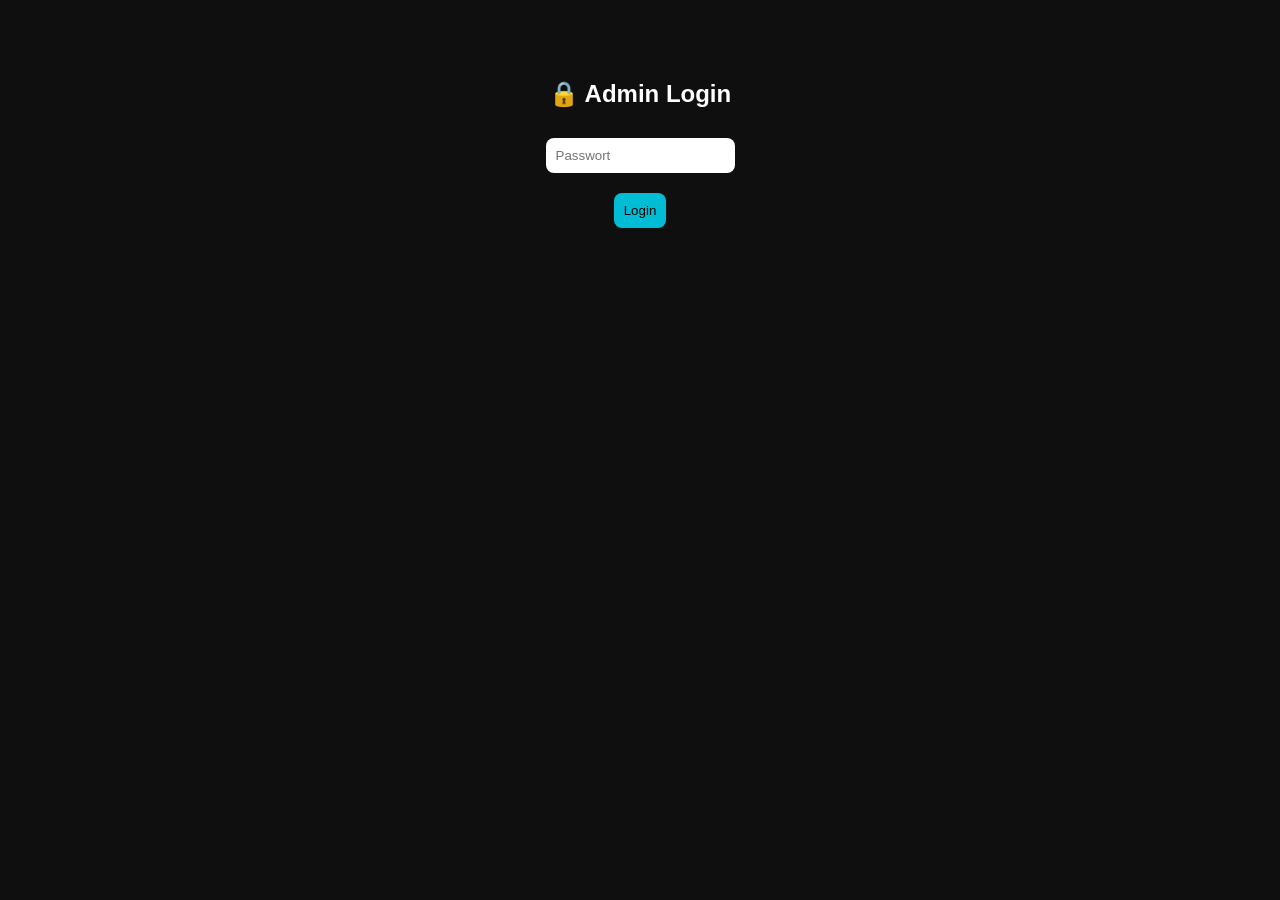
<file: admin/index.html>
<!DOCTYPE html>
<html lang="de">
<head>
<meta charset="UTF-8">
<title>Admin</title>

<style>
body {
  font-family: Arial;
  background: #0f0f0f;
  color: white;
  text-align: center;
}

.container {
  margin-top: 80px;
}

input, select, button {
  padding: 10px;
  margin: 10px;
  border-radius: 8px;
  border: none;
}

button {
  background: #00bcd4;
  color: black;
  cursor: pointer;
}

button:hover {
  background: #0097a7;
}

#preview {
  max-width: 200px;
  margin-top: 20px;
  border-radius: 10px;
}
</style>
</head>

<body>

<div class="container" id="loginBox">
  <h2>🔒 Admin Login</h2>
  <input type="password" id="pw" placeholder="Passwort">
  <br>
  <button onclick="login()">Login</button>
</div>

<div class="container" id="panel" style="display:none;">
  <h2>⚙️ Admin Panel</h2>

  <select id="type">
    <option value="trikots">Trikots</option>
    <option value="spiele">Spiele</option>
  </select>
  <br>

  <input type="file" id="file" accept="image/*"><br>

  <img id="preview" style="display:none;" />

  <br>
  <button onclick="upload()">📤 Hochladen</button>
  <br><br>

  <button onclick="logout()">Logout</button>
</div>

<script>
const STORAGE_KEY = "admin_login";

// Auto Login
if (localStorage.getItem(STORAGE_KEY)) {
  showPanel();
}

function login() {
  const pw = document.getElementById("pw").value;

  if (!pw) {
    alert("Passwort fehlt");
    return;
  }

  localStorage.setItem(STORAGE_KEY, pw);
  showPanel();
}

function logout() {
  localStorage.removeItem(STORAGE_KEY);
  location.reload();
}

function showPanel() {
  document.getElementById("loginBox").style.display = "none";
  document.getElementById("panel").style.display = "block";
}

// Vorschau
document.getElementById("file").addEventListener("change", (e) => {
  const file = e.target.files[0];
  const preview = document.getElementById("preview");

  if (file) {
    preview.src = URL.createObjectURL(file);
    preview.style.display = "block";
  }
});

// Upload
async function upload() {
  const file = document.getElementById("file").files[0];
  const type = document.getElementById("type").value;
  const pw = localStorage.getItem(STORAGE_KEY);

  if (!file) {
    alert("Keine Datei gewählt");
    return;
  }

  const reader = new FileReader();

  reader.onload = async function() {
    const base64 = reader.result.split(",")[1];

    const res = await fetch("/api/upload", {
      method: "POST",
      headers: {"Content-Type": "application/json"},
      body: JSON.stringify({
        password: pw,
        filename: type + "/" + file.name,
        content: base64
      })
    });

    alert(await res.text());
  };

  reader.readAsDataURL(file);
}
</script>

</body>
</html>
</file>
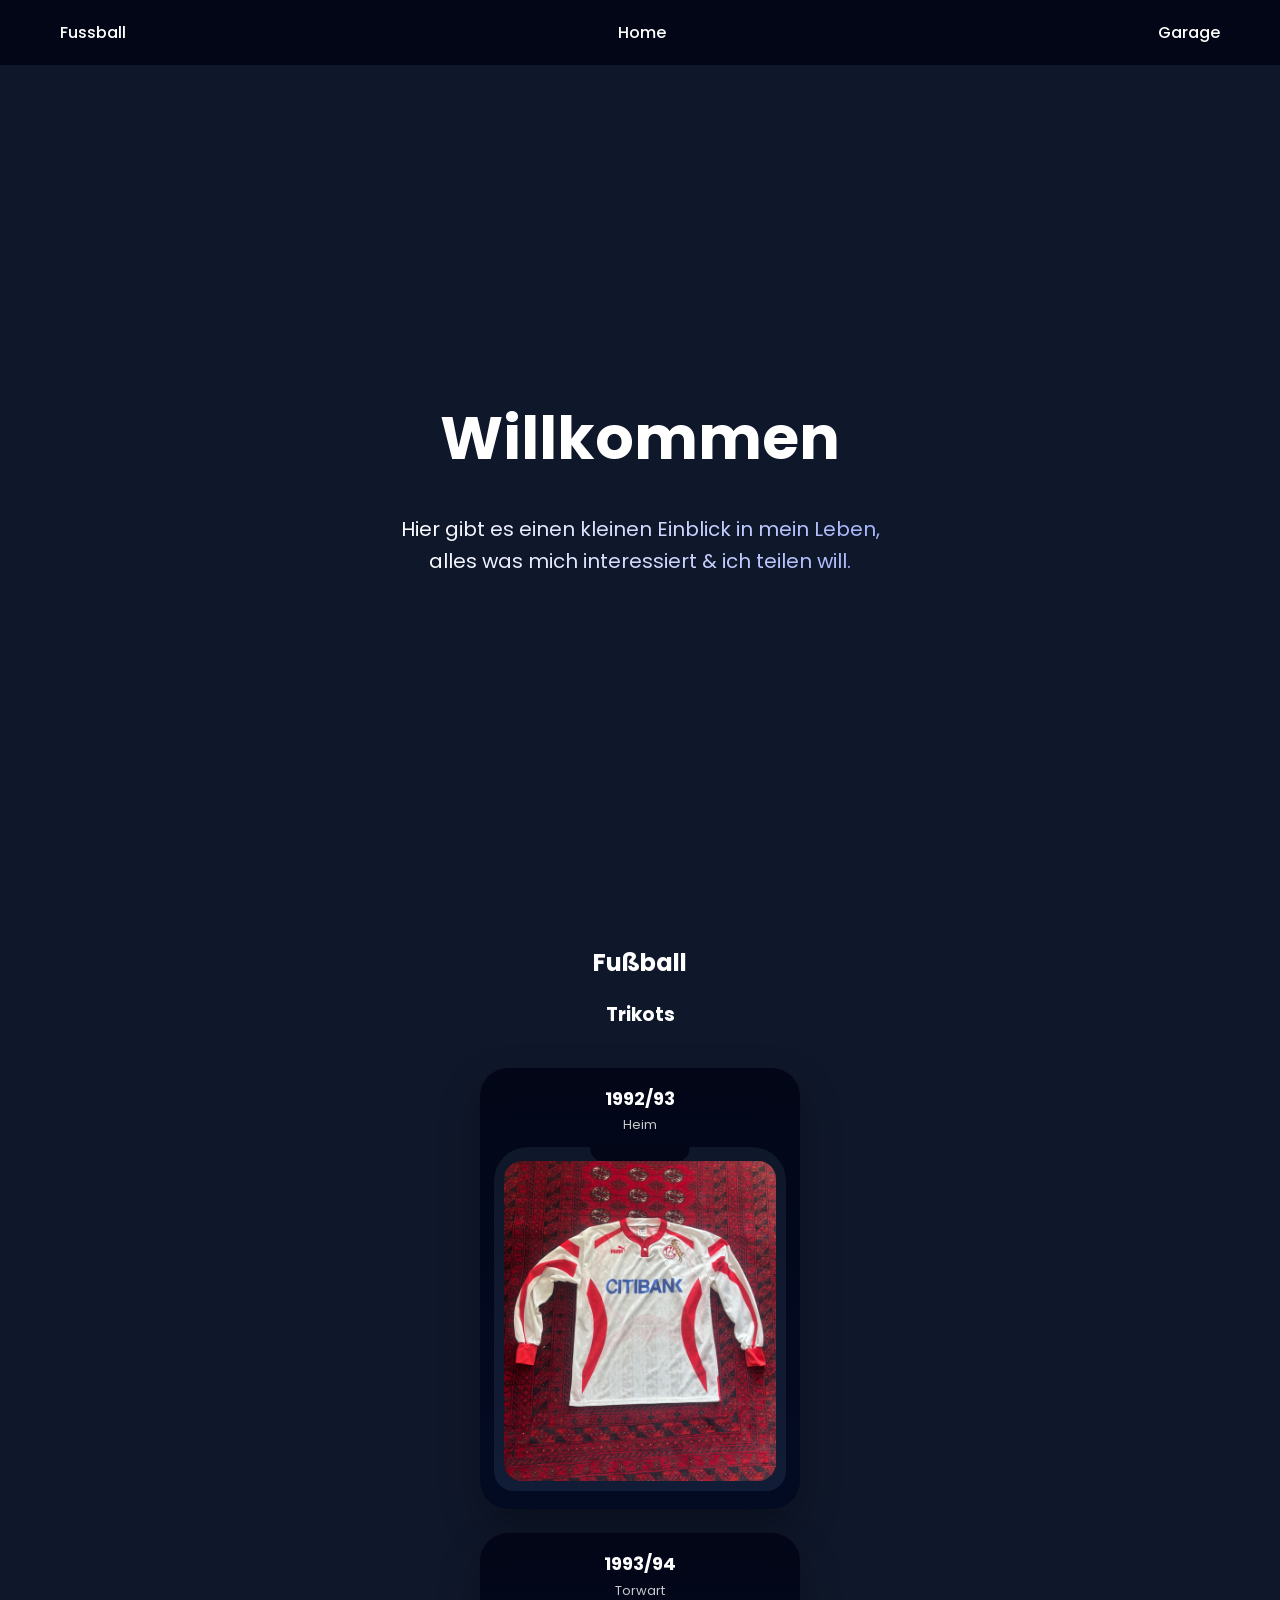
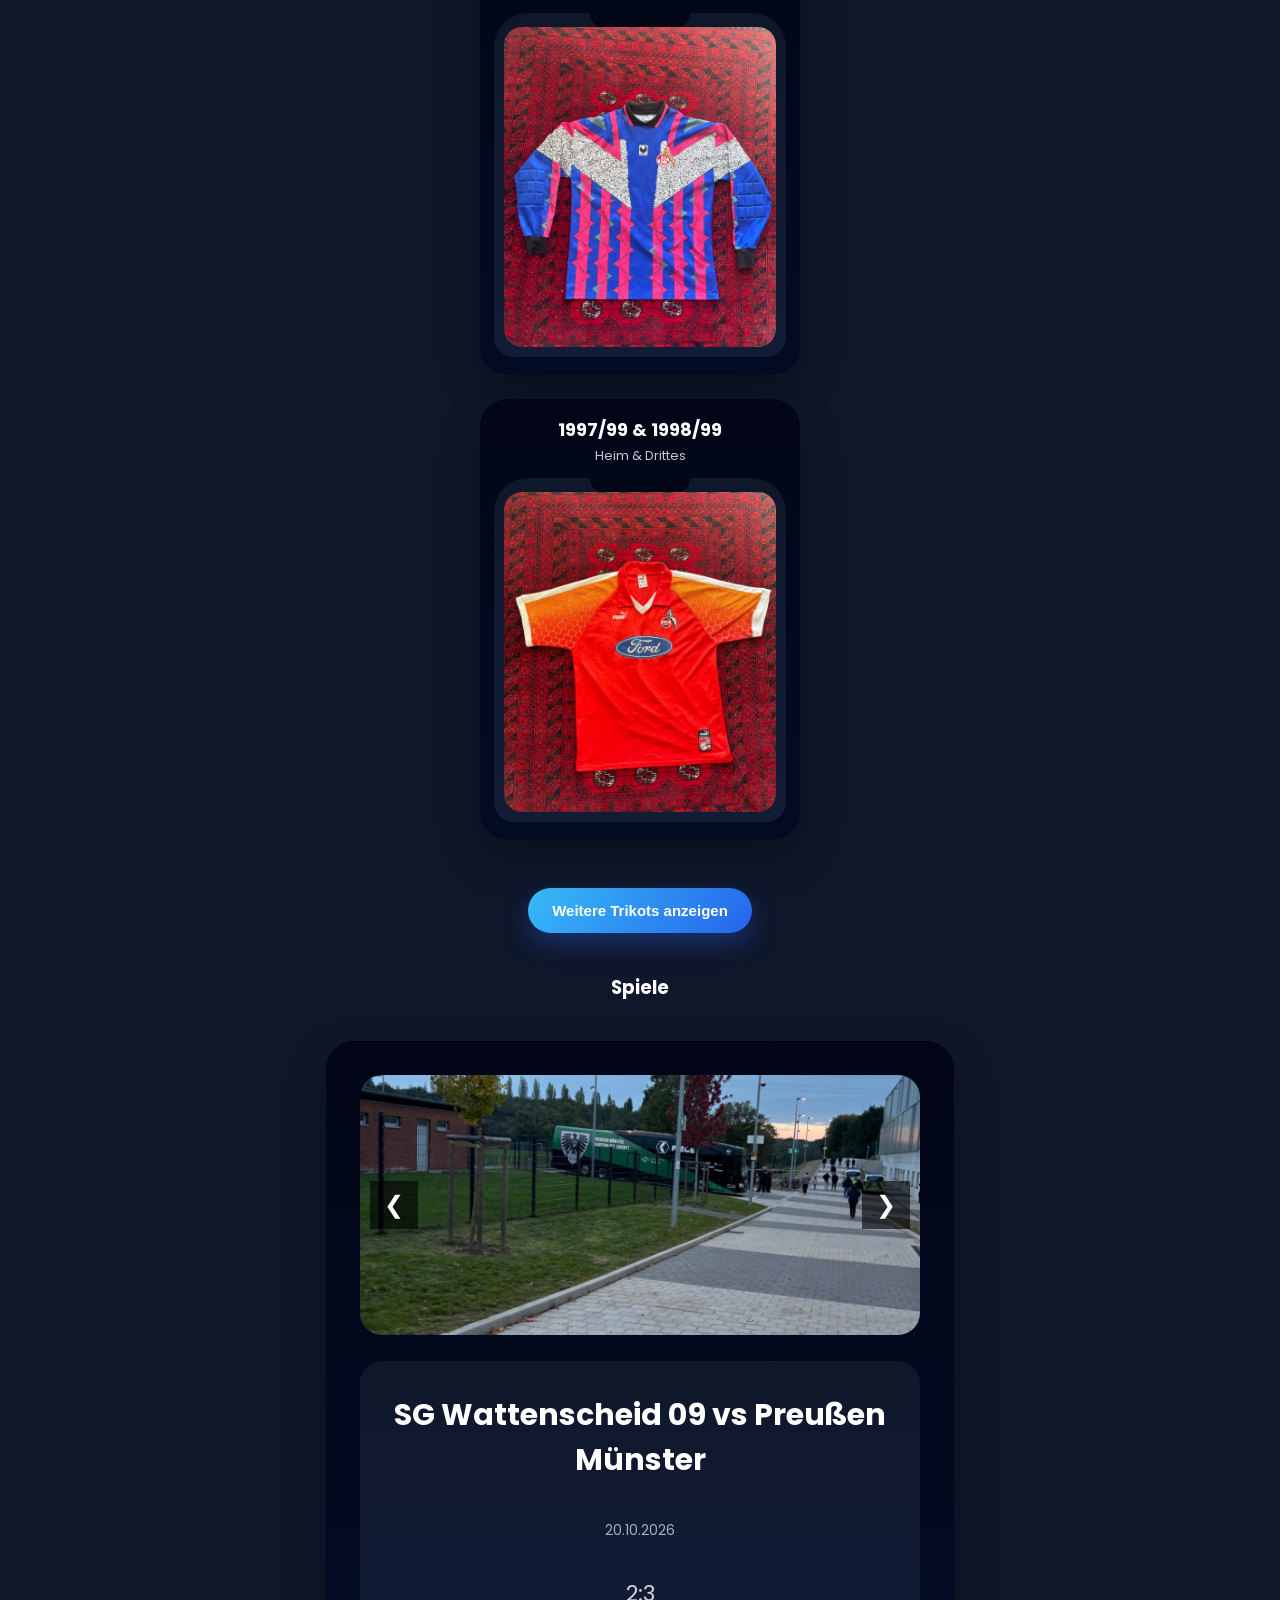
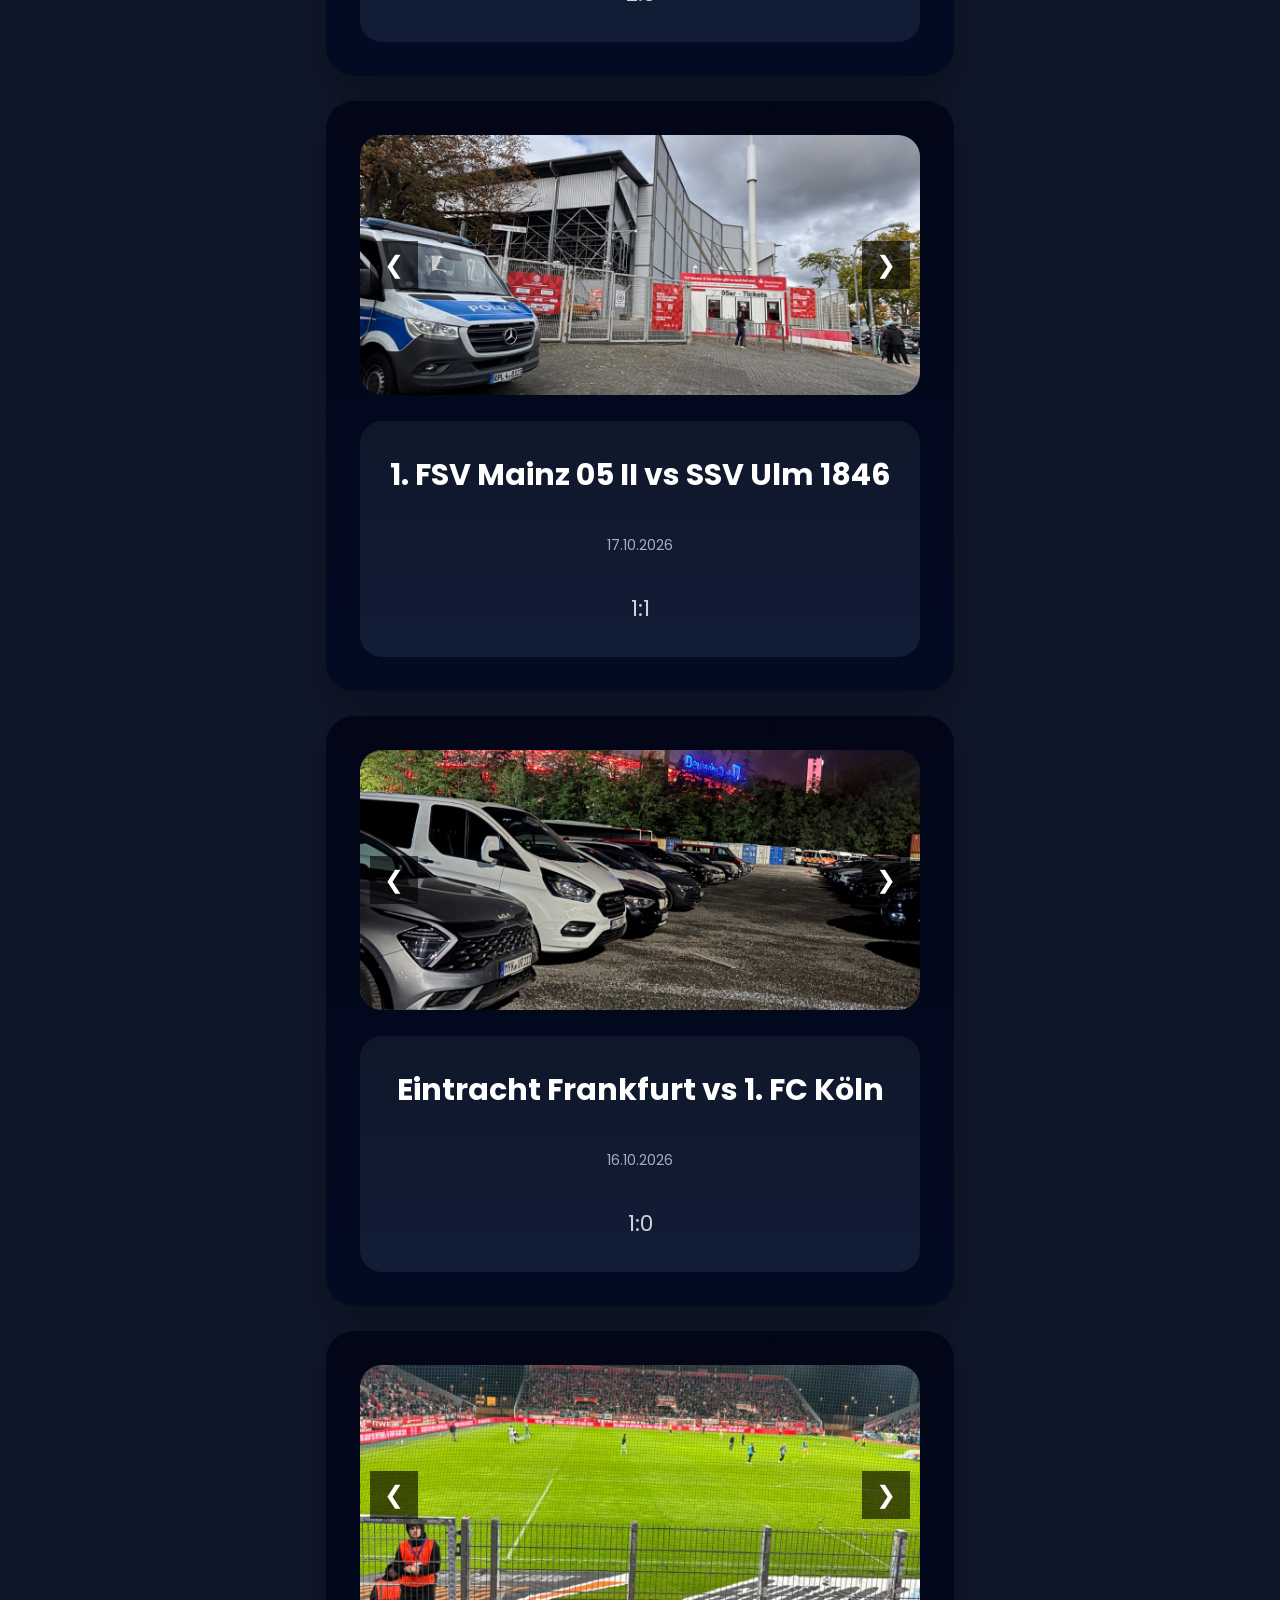
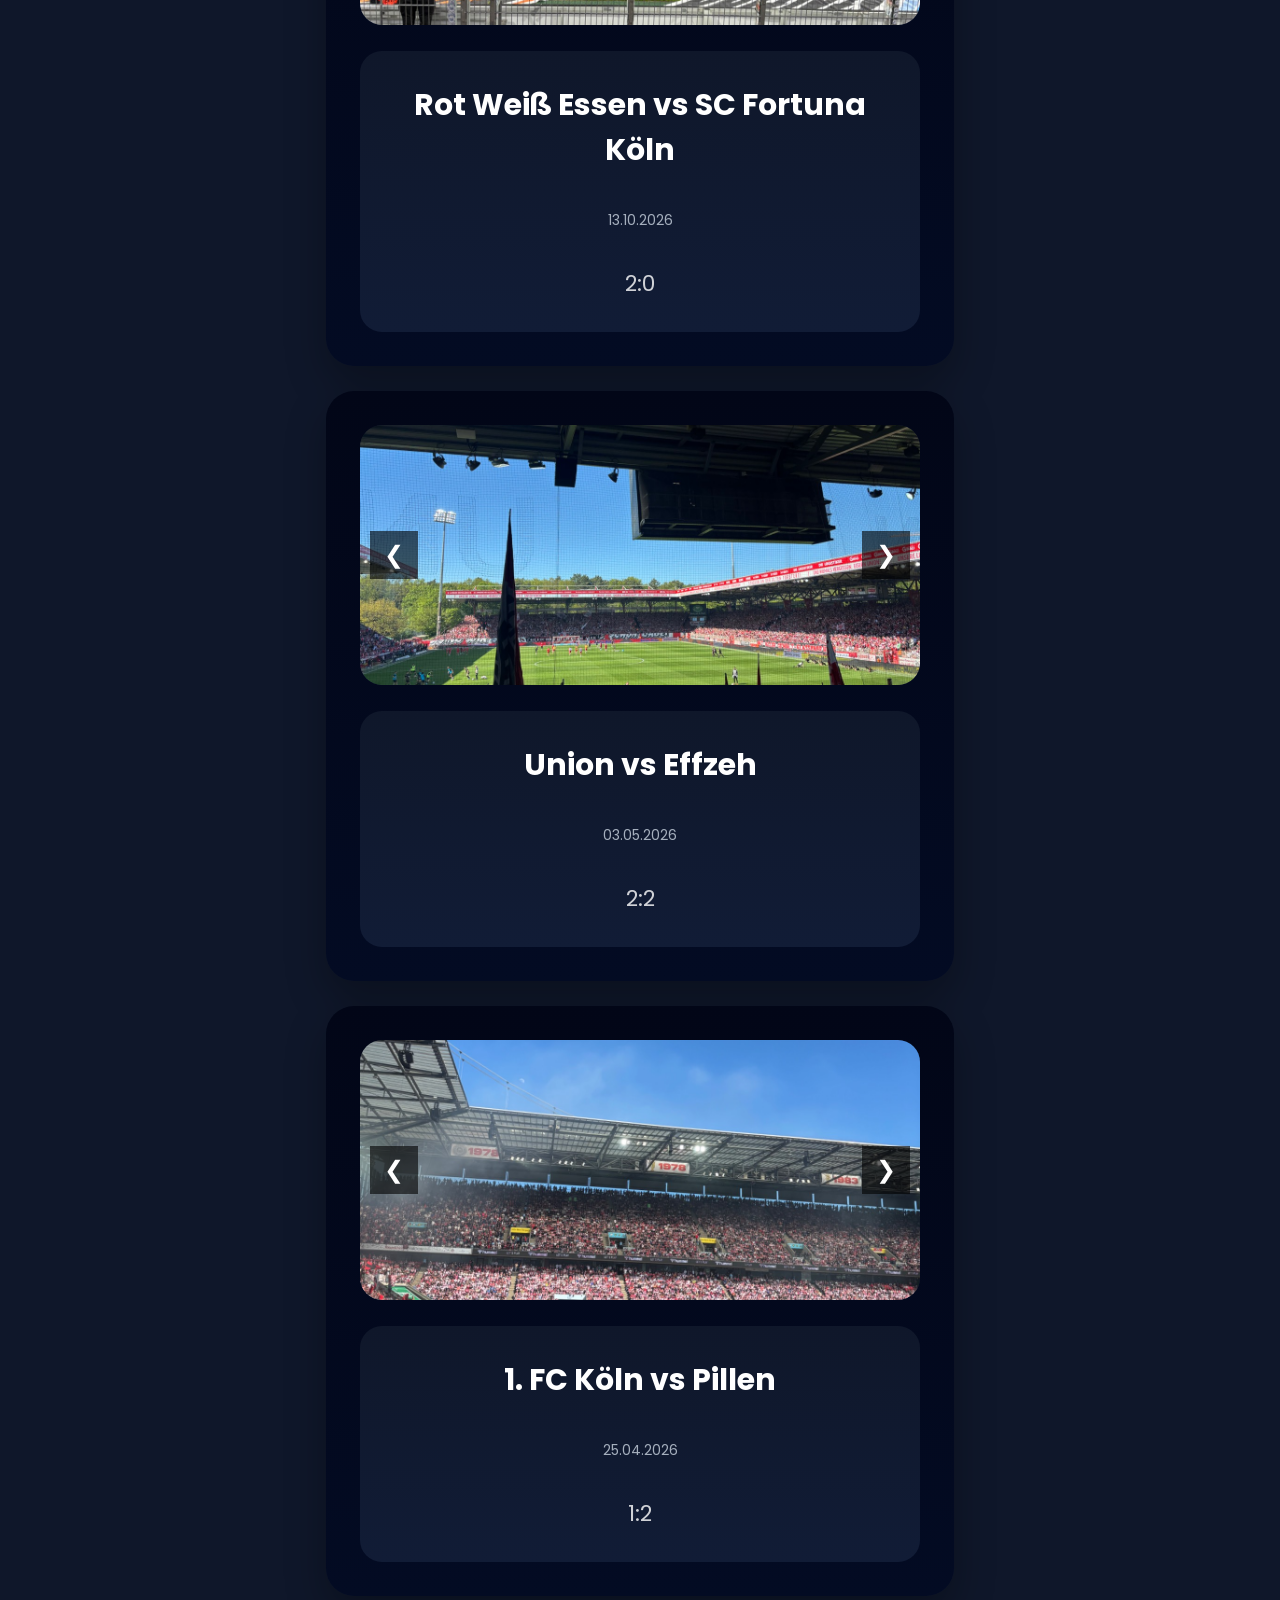
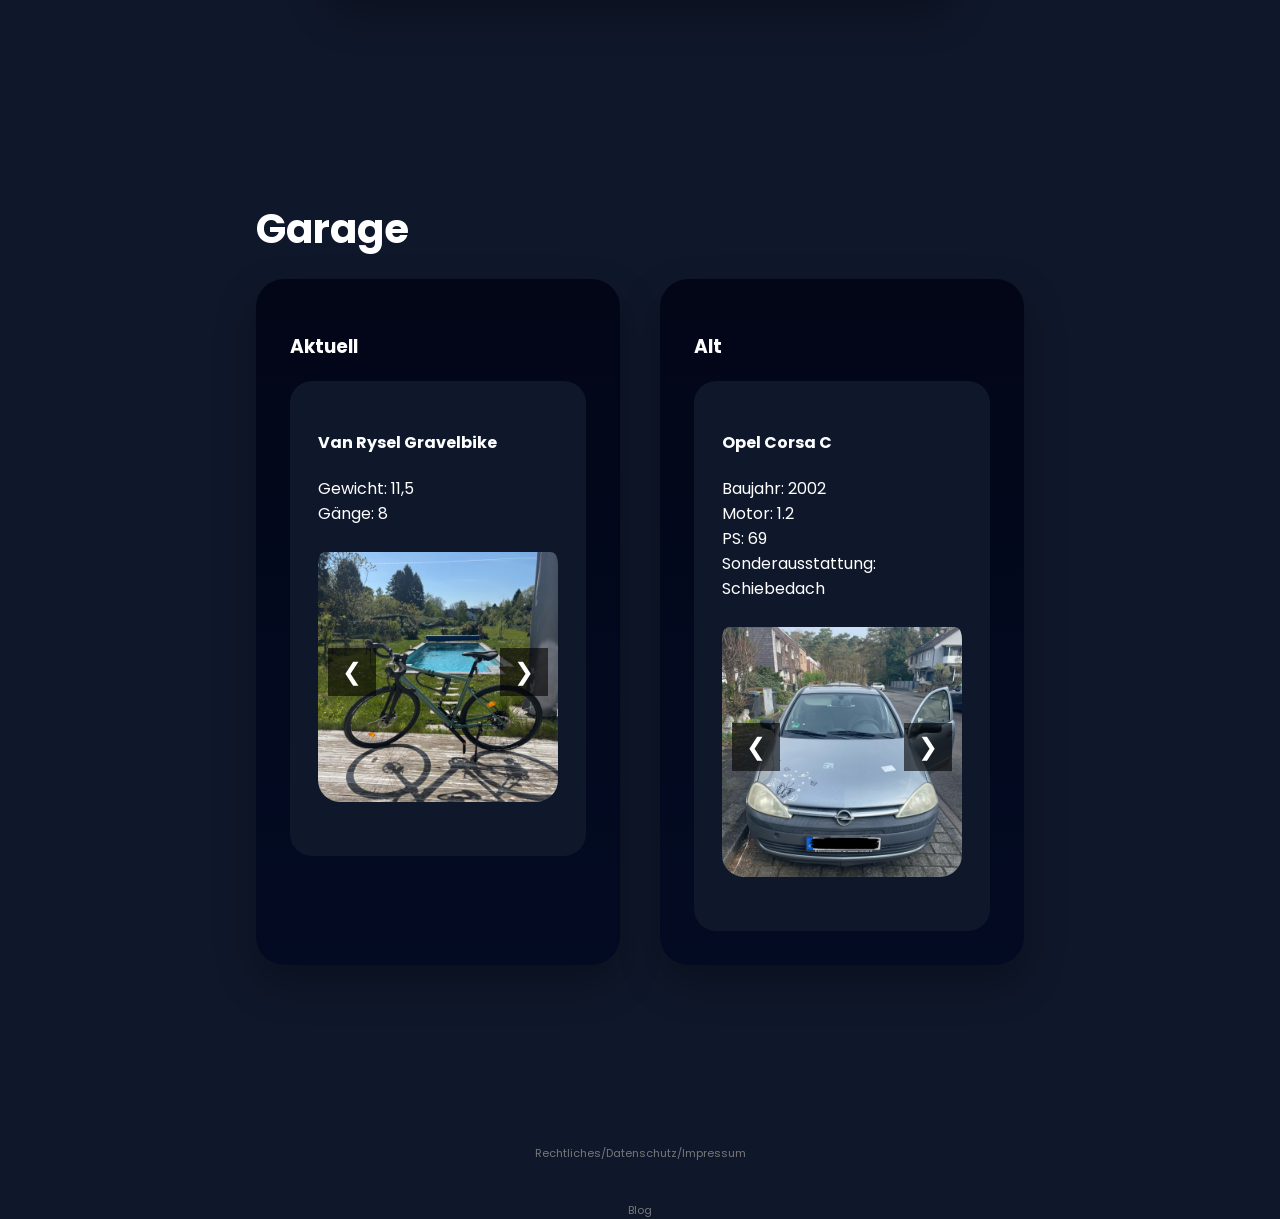
<file: docs/index.html>
<!DOCTYPE html>
<html lang="de">
<head>
<meta charset="UTF-8">
<meta name="viewport" content="width=device-width, initial-scale=1.0">

<title>Meine Website</title>

<link rel="stylesheet" href="/docs/Styles.css">
</head>

<body>

<nav>
    <div><a href="#fussball">Fussball</a></div>
    <div><a href="#home">Home</a></div>
    <div><a href="#garage">Garage</a></div>
</nav>

<section class="hero" id="home">
    <h1>Willkommen</h1>
    <p class="hero-text">
        Hier gibt es einen kleinen Einblick in mein Leben,<br>
        alles was mich interessiert & ich teilen will.
    </p>
</section>

<!-- ⚽ FUSSBALL -->
<section id="fussball" style="padding:50px; text-align:center;">
    <h2>Fußball</h2>

    <h3>Trikots</h3>
    <div class="grid" id="trikots-container"></div>

    <h3 style="margin-top:40px;">Spiele</h3>
    <div class="cards" id="spiele-container"></div>
</section>

<!-- 🚗 GARAGE -->
<section class="section" id="garage">
    <h2>Garage</h2>

    <div class="garage-container">
        <div class="garage-column">
            <h3>Aktuell</h3>
            <div id="garageAktuell"></div>
        </div>

        <div class="garage-column">
            <h3>Alt</h3>
            <div id="garageAlt"></div>
        </div>
    </div>
</section>

<footer style="font-size:11px;text-align:center;margin-top:40px;color:#777;">
    <a href="rechtliches.html" style="color:#777;text-decoration:none;">
        Rechtliches/Datenschutz/Impressum
    </a>
</footer>

<footer style="font-size:11px;text-align:center;margin-top:40px;color:#777;">
    <a href="/blog" style="color:#777;text-decoration:none;">
        Blog
    </a>
</footer>    

<div class="lightbox" id="lightbox">
    <div class="lightbox-inner">
        <button class="lightbox-close" type="button" onclick="closeLightbox()">✕</button>
        <button class="lightbox-btn prev" type="button" onclick="moveLightbox(-1)">❮</button>
        <button class="lightbox-btn next" type="button" onclick="moveLightbox(1)">❯</button>
        <div class="lightbox-track" id="lightboxTrack"></div>
        <div class="lightbox-counter" id="lightboxCounter"></div>
    </div>
</div>
    
<script>
// =========================
// Hilfsfunktion für altes + neues Format
// =========================
function getImageList(item) {
    if (Array.isArray(item.images)) return item.images;
    if (item.image) return [item.image];
    return [];
}

let lightboxImages = [];
let lightboxIndex = 0;
let touchStartX = 0;
let touchEndX = 0;

function openLightbox(images, startIndex = 0) {
    if (!Array.isArray(images) || !images.length) return;

    lightboxImages = images;
    lightboxIndex = startIndex;

    const track = document.getElementById("lightboxTrack");
    const counter = document.getElementById("lightboxCounter");
    const lightbox = document.getElementById("lightbox");
    const prevBtn = lightbox.querySelector(".lightbox-btn.prev");
    const nextBtn = lightbox.querySelector(".lightbox-btn.next");
    track.innerHTML = images.map((img, i) => `
        <img src="${img}" class="${i === startIndex ? "active" : ""}" alt="Großansicht ${i + 1}">
    `).join("");

    counter.textContent = `${startIndex + 1} / ${images.length}`;
   
    if (images.length <= 1) {
    prevBtn.style.display = "none";
    nextBtn.style.display = "none";
} else {
    prevBtn.style.display = "";
    nextBtn.style.display = "";
}
    
     lightbox.classList.add("open");
    document.body.style.overflow = "hidden";

    track.addEventListener("touchstart", handleTouchStart, { passive: true });
    track.addEventListener("touchend", handleTouchEnd, { passive: true });
}

function closeLightbox() {
    const lightbox = document.getElementById("lightbox");
    const track = document.getElementById("lightboxTrack");

    lightbox.classList.remove("open");
    document.body.style.overflow = "";

    track.removeEventListener("touchstart", handleTouchStart);
    track.removeEventListener("touchend", handleTouchEnd);
}

function moveLightbox(direction) {
    if (!lightboxImages.length) return;

    const slides = document.querySelectorAll("#lightboxTrack img");
    if (!slides.length) return;

    slides[lightboxIndex].classList.remove("active");

    lightboxIndex += direction;
    if (lightboxIndex < 0) lightboxIndex = lightboxImages.length - 1;
    if (lightboxIndex >= lightboxImages.length) lightboxIndex = 0;

    slides[lightboxIndex].classList.add("active");
    document.getElementById("lightboxCounter").textContent = `${lightboxIndex + 1} / ${lightboxImages.length}`;
}

function handleTouchStart(e) {
    touchStartX = e.changedTouches[0].screenX;
}

function handleTouchEnd(e) {
    touchEndX = e.changedTouches[0].screenX;
    const diff = touchEndX - touchStartX;

    if (Math.abs(diff) < 40) return;

    if (diff < 0) moveLightbox(1);
    else moveLightbox(-1);
}

// =========================
// ⚽ TRIKOTS LADEN
// =========================
async function loadTrikots() {
    try {
        const res = await fetch('/content/trikots.json');
        const data = await res.json();
        
        data.sort((a, b) => {
    const yearA = parseInt((a.title.match(/\d{4}/) || [0])[0]);
    const yearB = parseInt((b.title.match(/\d{4}/) || [0])[0]);

    return yearA - yearB; // neueste zuerst
});

        const container = document.getElementById("trikots-container");

        container.innerHTML = data.map(item => {
            const imageList = getImageList(item);
            const firstImage = imageList[0] || "";
            const season = item.title || "";
            const type = item.comment || item.description || "";

            return `
                <div class="trikot-card">
                    <div class="trikot-season">${season}</div>
                    <div class="trikot-type">${type}</div>

<button class="trikot-image-wrap" type="button" onclick='openLightbox(${JSON.stringify(imageList)}, 0)'>
                        <img src="${firstImage}" alt="${season}">
                    </button>
                </div>
            `;
        }).join("");
        
        collapseTrikots();

    } catch {
        console.log("Fehler bei Trikots");
    }
}

function collapseTrikots() {
    const cards = document.querySelectorAll("#trikots-container .trikot-card");
    const visibleCount = 3;

    if (cards.length <= visibleCount) return;

    cards.forEach((card, index) => {
        if (index >= visibleCount) {
            card.classList.add("trikot-hidden");
        }
    });

    const button = document.createElement("button");
    button.textContent = "Weitere Trikots anzeigen";
    button.className = "show-more-trikots";

    button.onclick = () => {
        const hiddenCards = document.querySelectorAll(".trikot-hidden");
        const isClosed = hiddenCards[0]?.style.display !== "block";

        hiddenCards.forEach(card => {
            card.style.display = isClosed ? "block" : "none";
        });

        button.textContent = isClosed
            ? "Trikots einklappen"
            : "Weitere Trikots anzeigen";
    };

    document.getElementById("trikots-container").after(button);
}

// =========================
// ⚽ SPIELE LADEN
// =========================
async function loadSpiele() {
    try {
        const res = await fetch('/content/spiele.json');
const data = await res.json();

data.sort((a, b) => {
    const ad = a.date || "";
    const bd = b.date || "";

    if (!ad && !bd) return 0;
    if (!ad) return 1;
    if (!bd) return -1;

    return bd.localeCompare(ad);
});

const container = document.getElementById("spiele-container");
        container.innerHTML = data.map(item => {
            const imageList = getImageList(item);

            return `
                <div class="card">
                    <div class="card-slider">
                        ${imageList.map((img, index) => `
                           <img 
    src="${img}" 
    class="${index === 0 ? 'active' : ''}" 
    alt="${item.title || ""}"
    onclick='openLightbox(${JSON.stringify(imageList)}, ${index})'
>
                        `).join("")}

                        ${imageList.length > 1 ? `
                            <button class="prev">❮</button>
                            <button class="next">❯</button>
                        ` : ""}
                    </div>

                   <h3>${item.title || ""}</h3>

${/^\d{4}-\d{2}-\d{2}$/.test(item.date || "") ? `
    <p style="font-size:14px; color:#cbd5e1;">
        ${item.date.split("-").reverse().join(".")}
    </p>
` : ""}

<p>${item.comment || item.description || ""}</p> </div>
            `;
        }).join("");

        initCardSliders();

    } catch {
        console.log("Fehler bei Spiele");
    }
}

// =========================
// 🚗 GARAGE LADEN
// =========================
async function loadGarage(type, containerId) {
    try {
        const res = await fetch(`/content/${type}.json`);
        const data = await res.json();

        const container = document.getElementById(containerId);

        container.innerHTML = data.map((item, i) => {
            const imageList = getImageList(item);

            return `
                <div class="garage-entry">
                    <h4>${item.title || ""}</h4>
                    <p>${item.comment || item.description || ""}</p>

                    <div class="card-slider garage-slider">
                        ${imageList.map((img, index) => `
                            <img 
    src="${img}" 
    class="${index === 0 ? 'active' : ''}"
    onclick='openLightbox(${JSON.stringify(imageList)}, ${index})'
>
                        `).join("")}

                        ${imageList.length > 1 ? `
                            <button class="prev">❮</button>
                            <button class="next">❯</button>
                        ` : ""}
                    </div>
                </div>
            `;
        }).join("");

        initCardSliders();

    } catch {
        console.log("Fehler bei", type);
    }
}

// =========================
// 🎞️ SLIDER für SPIELE
// =========================
function initCardSliders() {
    document.querySelectorAll(".card-slider").forEach(slider => {
        let slides = slider.querySelectorAll("img");
        let index = 0;

        const next = slider.querySelector(".next");
        const prev = slider.querySelector(".prev");

        function show(i) {
            slides.forEach(s => s.classList.remove("active"));
            slides[i].classList.add("active");
        }

        if (next) {
            next.onclick = () => {
                index = (index + 1) % slides.length;
                show(index);
            };
        }

        if (prev) {
            prev.onclick = () => {
                index = (index - 1 + slides.length) % slides.length;
                show(index);
            };
        }
    });
}

// =========================
// 🚀 START
// =========================
loadTrikots();
loadSpiele();
loadGarage("garageAktuell", "garageAktuell");
loadGarage("garageAlt", "garageAlt");
</script>

</body>
</html>
</file>
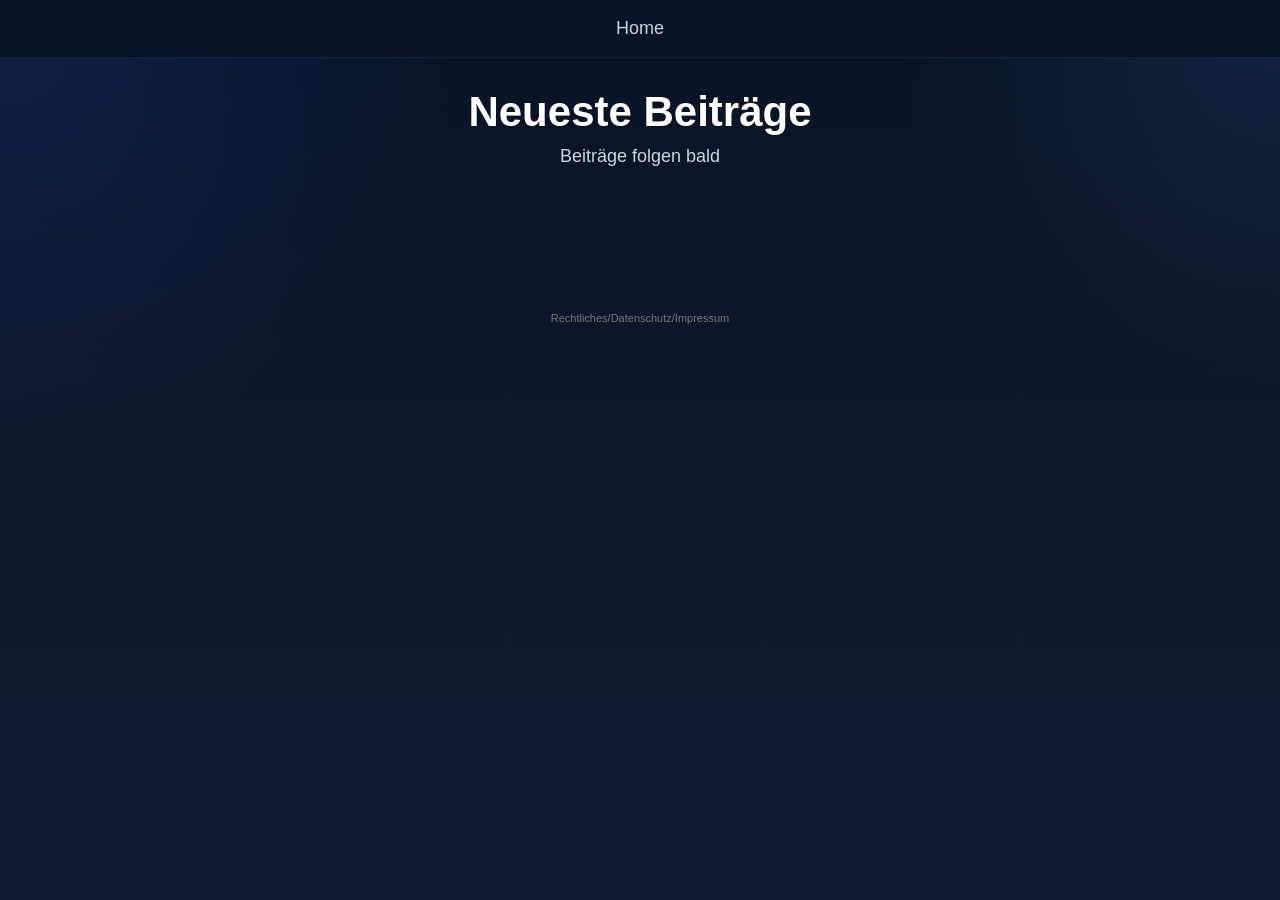
<file: Blog.html>
<!DOCTYPE html>
<html lang="de">
<head>
<meta charset="UTF-8">
<meta name="viewport" content="width=device-width, initial-scale=1.0">
<title>Blog | Deine Website</title>

<style>
*{
    margin:0;
    padding:0;
    box-sizing:border-box;
}

body{
    font-family:Arial, sans-serif;
    background:
    radial-gradient(circle at top left, rgba(37,99,235,0.18), transparent 30%),
    radial-gradient(circle at top right, rgba(96,165,250,0.12), transparent 25%),
    linear-gradient(180deg,#071224 0%,#0f172a 45%,#111c33 100%);
    color:white;
    min-height:100vh;
}

/* NAVBAR */
.navbar{
    position:sticky;
    top:0;
    width:100%;
    z-index:999;
    background:#071224;
    border-bottom:1px solid rgba(96,165,250,0.12);
}

.nav-inner{
    max-width:1200px;
    margin:auto;
    padding:18px 20px;
    display:flex;
    justify-content:center;
}

.nav-links a{
    color:#cbd5e1;
    text-decoration:none;
    font-size:18px;
}

/* MAIN */
.page-wrap{
    max-width:1200px;
    margin:auto;
    padding:30px 20px 60px;
}

/* HEADLINE */
.section-head{
    text-align:center;
    margin-bottom:35px;
}

.section-head h2{
    font-size:42px;
    margin-bottom:10px;
}

.section-head span{
    color:#cbd5e1;
    font-size:18px;
}

/* BLOG GRID */
.blog-grid{
    display:grid;
    grid-template-columns:repeat(auto-fit,minmax(320px,1fr));
    gap:25px;
}

/* LEER GELASSEN - später durch Upload befüllt */
.blog-card{
    display:none;
}

/* FOOTER */
footer{
    font-size:11px;
    text-align:center;
    margin-top:50px;
    padding-bottom:25px;
    color:#777;
}

footer a{
    color:#777;
    text-decoration:none;
}

/* MOBILE */
@media(max-width:700px){

.section-head h2{
    font-size:34px;
}

.section-head span{
    font-size:17px;
}

.nav-links a{
    font-size:17px;
}

}
</style>
</head>

<body>

<header class="navbar">
    <div class="nav-inner">
        <nav class="nav-links">
            <a href="index.html">Home</a>
        </nav>
    </div>
</header>

<main class="page-wrap">

    <div class="section-head">
        <h2>Neueste Beiträge</h2>
        <span>Beiträge folgen bald</span>
    </div>

    <section class="blog-grid" id="blogGrid">
        <!-- HIER kommen später automatisch neue Blog Beiträge rein -->
    </section>

</main>

<footer>
    <a href="rechtliches.html">
        Rechtliches/Datenschutz/Impressum
    </a>
</footer>

</body>
</html>
</file>
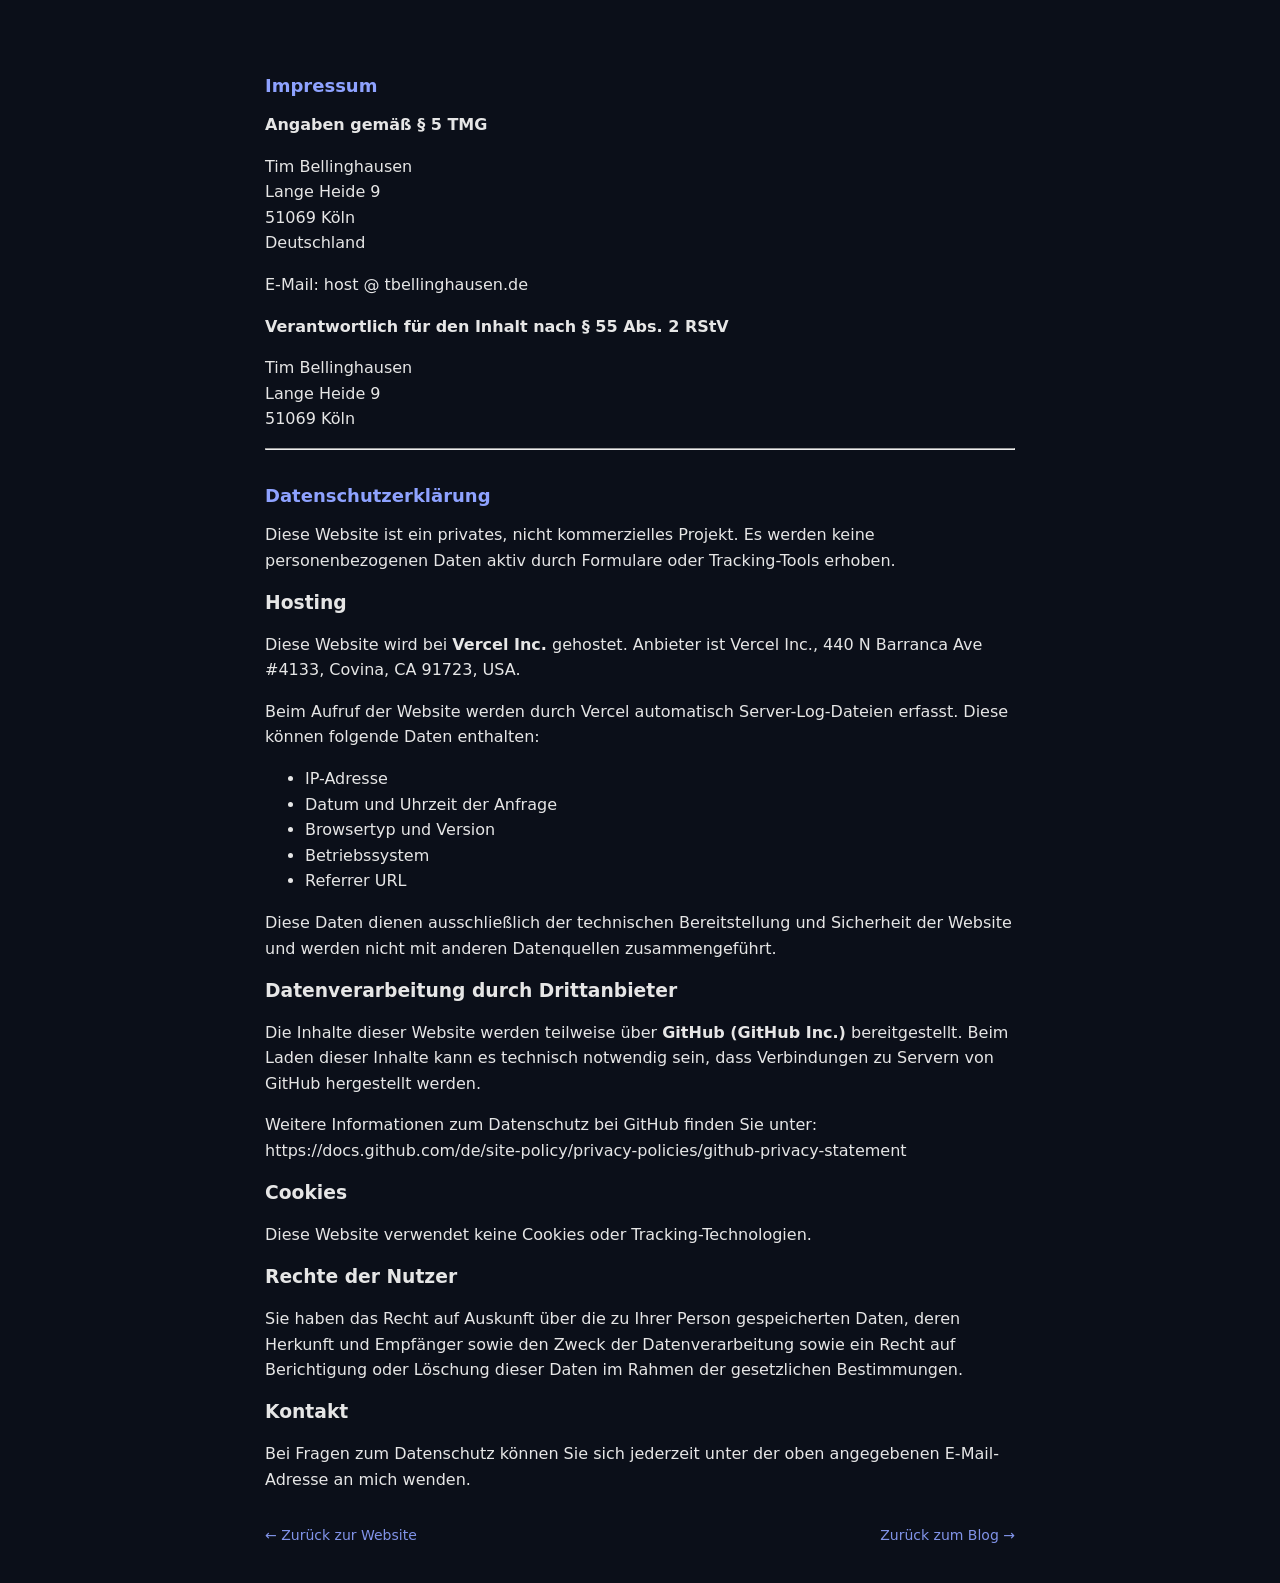
<file: rechtliches.html>
<!DOCTYPE html>
<html lang="de">
<head>
<meta charset="UTF-8">
<title>Impressum</title>

<style>

body{
  background:#0b0f19;
  color:#e6e6e6;
  font-family: system-ui, -apple-system, Arial, sans-serif;
  margin:0;
  padding:40px 20px;
}

.container{
  max-width:750px;
  margin:auto;
}

h1{
  font-size:28px;
  margin-bottom:25px;
}

h2{
  margin-top:35px;
  font-size:18px;
  color:#8ea2ff;
}

p{
  line-height:1.6;
}

ul{
  line-height:1.6;
}

a{
  color:#8ea2ff;
  text-decoration:none;
}

a:hover{
  text-decoration:underline;
}

/* Bot Schutz Klammern */
.bot{
  color:#0b0f19;
}

.back{
  margin-top:40px;
  font-size:14px;
  opacity:0.8;
}

</style>
</head>

<body>

<div class="container">

<h2>Impressum</h2>

<p><strong>Angaben gemäß § 5 TMG</strong></p>

<p>

Tim Bellinghausen<br>

Lange Heide 9<br>

51069 Köln<br>

Deutschland

</p>

<p>

E-Mail: host @ tbellinghausen.de

</p>

<p><strong>Verantwortlich für den Inhalt nach § 55 Abs. 2 RStV</strong></p>

<p>

Tim Bellinghausen<br>

Lange Heide 9<br>

51069 Köln

</p>

<hr>

<h2>Datenschutzerklärung</h2>

<p>

Diese Website ist ein privates, nicht kommerzielles Projekt. Es werden keine personenbezogenen Daten aktiv durch Formulare oder Tracking-Tools erhoben.

</p>

<h3>Hosting</h3>

<p>

Diese Website wird bei <strong>Vercel Inc.</strong> gehostet. Anbieter ist Vercel Inc., 440 N Barranca Ave #4133, Covina, CA 91723, USA.

</p>

<p>

Beim Aufruf der Website werden durch Vercel automatisch Server-Log-Dateien erfasst. Diese können folgende Daten enthalten:

</p>

<ul>

<li>IP-Adresse</li>

<li>Datum und Uhrzeit der Anfrage</li>

<li>Browsertyp und Version</li>

<li>Betriebssystem</li>

<li>Referrer URL</li>

</ul>

<p>

Diese Daten dienen ausschließlich der technischen Bereitstellung und Sicherheit der Website und werden nicht mit anderen Datenquellen zusammengeführt.

</p>

<h3>Datenverarbeitung durch Drittanbieter</h3>

<p>

Die Inhalte dieser Website werden teilweise über <strong>GitHub (GitHub Inc.)</strong> bereitgestellt. Beim Laden dieser Inhalte kann es technisch notwendig sein, dass Verbindungen zu Servern von GitHub hergestellt werden.

</p>

<p>

Weitere Informationen zum Datenschutz bei GitHub finden Sie unter:

https://docs.github.com/de/site-policy/privacy-policies/github-privacy-statement

</p>

<h3>Cookies</h3>

<p>

Diese Website verwendet keine Cookies oder Tracking-Technologien.

</p>

<h3>Rechte der Nutzer</h3>

<p>

Sie haben das Recht auf Auskunft über die zu Ihrer Person gespeicherten Daten, deren Herkunft und Empfänger sowie den Zweck der Datenverarbeitung sowie ein Recht auf Berichtigung oder Löschung dieser Daten im Rahmen der gesetzlichen Bestimmungen.

</p>

<h3>Kontakt</h3>

<p>

Bei Fragen zum Datenschutz können Sie sich jederzeit unter der oben angegebenen E-Mail-Adresse an mich wenden.

</p>
<div style="
display:flex;
justify-content:space-between;
align-items:center;
gap:15px;
flex-wrap:wrap;
margin-top:35px;
font-size:14px;
opacity:0.9;
">

<a href="https://tbellinghausen.de">← Zurück zur Website</a>

<a href="https://tbellinghausen.de/blog/blog.html">Zurück zum Blog →</a>

</div>
</body>
</html>
</file>
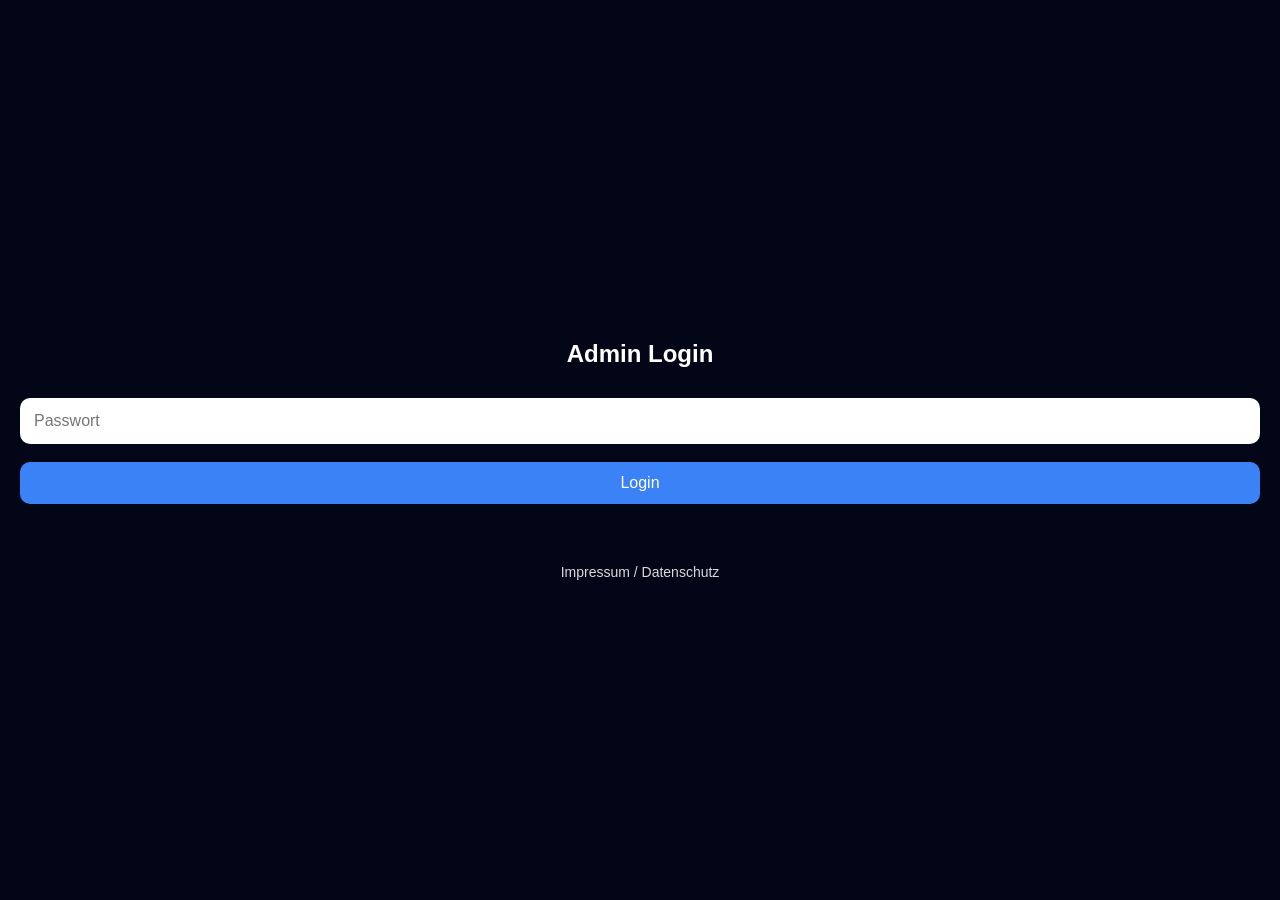
<file: admin/admin.html>
<!DOCTYPE html>
<html lang="de">
<head>
<meta charset="UTF-8">
<meta name="viewport" content="width=device-width, initial-scale=1.0">
<title>Admin</title>

<style>
body {
    font-family: Arial, sans-serif;
    background: #0f172a;
    color: white;
    margin: 0;
}

#loginOverlay {
    position: fixed;
    inset: 0;
    background: #020617;
    display: flex;
    align-items: center;
    justify-content: center;
    flex-direction: column;
    padding: 20px;
    z-index: 999;
}

.container {
    max-width: 900px;
    margin: 20px auto;
    padding: 15px;
}

input,
textarea,
select {
    width: 100%;
    margin: 10px 0;
    padding: 14px;
    border-radius: 10px;
    border: none;
    font-size: 16px;
    box-sizing: border-box;
}

textarea {
    min-height: 120px;
    resize: vertical;
}

button,
.file-label {
    padding: 12px;
    margin: 8px 0;
    border: none;
    border-radius: 10px;
    background: #3b82f6;
    color: white;
    cursor: pointer;
    width: 100%;
    font-size: 16px;
    box-sizing: border-box;
    text-align: center;
    display: inline-block;
}

.card {
    border: 1px solid #334155;
    padding: 15px;
    margin: 15px 0;
    border-radius: 12px;
    background: #020617;
}

.file-input {
    display: none;
}

.file-picker-row {
    display: flex;
    flex-direction: column;
    gap: 8px;
    margin: 10px 0;
}

.file-name {
    color: #cbd5e1;
    font-size: 14px;
    word-break: break-word;
}

.status-text {
    margin-top: 8px;
    color: #cbd5e1;
    font-size: 14px;
}

.slider {
    position: relative;
    width: 100%;
    height: 220px;
    margin-bottom: 10px;
    overflow: hidden;
    border-radius: 10px;
    background: #0b1220;
}

.slider img {
    position: absolute;
    inset: 0;
    width: 100%;
    height: 100%;
    object-fit: cover;
    display: none;
}

.slider img.active {
    display: block;
}

.slider button {
    position: absolute;
    top: 50%;
    transform: translateY(-50%);
    background: rgba(0, 0, 0, 0.6);
    width: auto;
    padding: 8px 12px;
    margin: 0;
}

.slider .prev { left: 5px; }
.slider .next { right: 5px; }

@media (max-width: 600px) {
    h1 { font-size: 22px; }
    h2 { font-size: 18px; }

    .slider {
        height: 180px;
    }

    .container {
        padding: 12px;
    }

    .card {
        padding: 14px;
    }
}
</style>
</head>
<body>

<!-- LOGIN -->
<div id="loginOverlay">
    <h2>Admin Login</h2>
    <input type="password" id="passwordInput" placeholder="Passwort">
    <button onclick="login()">Login</button>
    <p id="error" style="color:red;"></p>

    <div style="margin-top:20px;text-align:center;font-size:14px;opacity:.85;">
        <a href="/rechtliches.html" style="color:white;text-decoration:none;">
            Impressum / Datenschutz
        </a>
    </div>
</div>

<!-- ADMIN -->
<div class="container" id="adminPanel" style="display:none;">

    <!-- UPLOAD -->
    <div class="card">
        <h1>Upload</h1>

        <select id="category">
            <option value="trikots">Trikots</option>
            <option value="spiele">Spiele</option>
            <option value="garageAktuell">Garage Aktuell</option>
            <option value="garageAlt">Garage Alt</option>
        </select>

        <input type="text" id="title" placeholder="Titel">
        <textarea id="comment" placeholder="Kommentar"></textarea>

        <div id="gameDateUploadWrap" style="display:none;">
            <label for="gameDateUpload">Spieldatum</label>
            <input type="date" id="gameDateUpload">
        </div>

        <div class="file-picker-row">
            <label for="file" class="file-label">Bilder auswählen</label>
            <input
                type="file"
                id="file"
                class="file-input"
                multiple
                accept="image/*"
            >
            <div class="file-name" id="fileName">
                Keine Dateien ausgewählt
            </div>
        </div>

        <button onclick="upload()">Hochladen</button>
        <p id="status" class="status-text"></p>
    </div>

    <hr>

    <!-- VERWALTUNG -->
    <div class="card">
        <h2>Inhalte verwalten</h2>

        <select id="viewCategory">
            <option value="trikots">Trikots</option>
            <option value="spiele">Spiele</option>
            <option value="garageAktuell">Garage Aktuell</option>
            <option value="garageAlt">Garage Alt</option>
        </select>
    </div>

    <div id="entries"></div>
</div>

<script>
let PASSWORD = "";

/* HELPERS */
function getImageList(item) {
    if (Array.isArray(item.images)) return item.images;
    if (item.image) return [item.image];
    return [];
}

function escapeHtml(value) {
    return String(value ?? "")
        .replace(/&/g, "&amp;")
        .replace(/</g, "&lt;")
        .replace(/>/g, "&gt;")
        .replace(/"/g, "&quot;")
        .replace(/'/g, "&#039;");
}

function updateFileLabel(inputId, labelId) {
    const input = document.getElementById(inputId);
    const label = document.getElementById(labelId);

    if (!input || !label) return;

    const count = input.files.length;

    if (count === 0) {
        label.textContent = "Keine Dateien ausgewählt";
    } else if (count === 1) {
        label.textContent = input.files[0].name;
    } else {
        label.textContent = count + " Dateien ausgewählt";
    }
}

function updateGameDateVisibility() {
    document.getElementById("gameDateUploadWrap").style.display =
        document.getElementById("category").value === "spiele"
            ? "block"
            : "none";
}

async function imageToBase64(file) {
    const compressed = await compressImage(file);

    return new Promise((resolve, reject) => {
        const reader = new FileReader();
        reader.onload = () => resolve(reader.result);
        reader.onerror = () => reject(
            new Error("Bild konnte nicht gelesen werden.")
        );
        reader.readAsDataURL(compressed);
    });
}

/* LOGIN */
async function login() {
    const pw = document.getElementById("passwordInput").value;

    try {
        const res = await fetch("/api/login", {
            method: "POST",
            headers: { "Content-Type": "application/json" },
            body: JSON.stringify({ password: pw })
        });

        if (res.status === 200) {
            PASSWORD = pw;
            document.getElementById("loginOverlay").style.display = "none";
            document.getElementById("adminPanel").style.display = "block";
            document.getElementById("error").textContent = "";
            loadEntries();
        } else {
            document.getElementById("error").textContent =
                "Falsches Passwort";
        }
    } catch (e) {
        alert("Fehler beim Login: " + e.message);
    }
}

/* UPLOAD */
async function upload() {
    const files = document.getElementById("file").files;
    const title = document.getElementById("title").value.trim();
    const comment = document.getElementById("comment").value.trim();
    const category = document.getElementById("category").value;
    const date = category === "spiele"
        ? document.getElementById("gameDateUpload").value
        : undefined;
    const status = document.getElementById("status");

    if (files.length === 0 || !title) {
        alert("Titel + mindestens 1 Bild erforderlich");
        return;
    }

    try {
        status.textContent = "Bilder werden verarbeitet...";

        const images = [];

        for (const file of files) {
            if (images.length >= 10) break;
            images.push(await imageToBase64(file));
        }

        status.textContent = "Upload läuft...";

        const res = await fetch("/api/upload", {
            method: "POST",
            headers: { "Content-Type": "application/json" },
            body: JSON.stringify({
                images,
                category,
                title,
                comment,
                date,
                password: PASSWORD
            })
        });

        const data = await res.json();
        alert(data.message);

        if (res.ok) {
            document.getElementById("title").value = "";
            document.getElementById("comment").value = "";
            document.getElementById("gameDateUpload").value = "";
            document.getElementById("file").value = "";

            updateFileLabel("file", "fileName");
            status.textContent = "Upload erfolgreich";
            loadEntries();
        } else {
            status.textContent = "Upload fehlgeschlagen";
        }
    } catch (e) {
        status.textContent = "Upload fehlgeschlagen";
        alert("Fehler beim Upload: " + e.message);
    }
}

/* IMAGE COMPRESS */
function compressImage(file) {
    return new Promise((resolve, reject) => {
        const img = new Image();
        const reader = new FileReader();

        reader.onerror = () => reject(
            new Error("Bild konnte nicht gelesen werden.")
        );

        img.onerror = () => reject(
            new Error("Bildformat konnte nicht verarbeitet werden.")
        );

        reader.onload = () => {
            img.src = reader.result;
        };

        img.onload = () => {
            const canvas = document.createElement("canvas");
            const maxWidth = 1200;
            const scale = Math.min(1, maxWidth / img.width);

            canvas.width = Math.round(img.width * scale);
            canvas.height = Math.round(img.height * scale);

            const ctx = canvas.getContext("2d");

            if (!ctx) {
                reject(new Error("Bildverarbeitung nicht verfügbar."));
                return;
            }

            ctx.drawImage(img, 0, 0, canvas.width, canvas.height);

            canvas.toBlob(blob => {
                if (!blob) {
                    reject(new Error("Bild konnte nicht komprimiert werden."));
                    return;
                }

                resolve(new File(
                    [blob],
                    file.name.replace(/\.[^.]+$/, "") + ".jpg",
                    { type: "image/jpeg" }
                ));
            }, "image/jpeg", 0.7);
        };

        reader.readAsDataURL(file);
    });
}

/* SLIDER */
function initSlider(container) {
    let index = 0;
    const slides = container.querySelectorAll("img");
    const nextBtn = container.querySelector(".next");
    const prevBtn = container.querySelector(".prev");

    if (slides.length <= 1) {
        if (nextBtn) nextBtn.style.display = "none";
        if (prevBtn) prevBtn.style.display = "none";
        return;
    }

    function show(i) {
        slides.forEach(slide => slide.classList.remove("active"));
        slides[i].classList.add("active");
    }

    nextBtn.onclick = () => {
        index = (index + 1) % slides.length;
        show(index);
    };

    prevBtn.onclick = () => {
        index = (index - 1 + slides.length) % slides.length;
        show(index);
    };
}

/* LOAD */
async function loadEntries() {
    const type = document.getElementById("viewCategory").value;
    const container = document.getElementById("entries");

    try {
        const res = await fetch(`/content/${type}.json`, {
            cache: "no-store"
        });

        if (!res.ok) {
            throw new Error("Inhalte konnten nicht geladen werden.");
        }

        const data = await res.json();

        if (!Array.isArray(data)) {
            throw new Error("Ungültiges Datenformat.");
        }

        // Verhindert, dass eine ältere Anfrage die neue Kategorie überschreibt.
        if (document.getElementById("viewCategory").value !== type) return;

        const sortedEntries = data.map((item, originalIndex) => ({
            item,
            originalIndex
        }));

        if (type === "spiele") {
            sortedEntries.sort((a, b) => {
                const ad = a.item.date || "";
                const bd = b.item.date || "";

                if (!ad && !bd) {
                    return a.originalIndex - b.originalIndex;
                }

                if (!ad) return 1;
                if (!bd) return -1;

                return bd.localeCompare(ad)
                    || a.originalIndex - b.originalIndex;
            });
        }

        container.innerHTML = sortedEntries.map(({ item }, i) => {
            const imageList = getImageList(item);
            const safeTitle = escapeHtml(item.title || "");
            const safeComment = escapeHtml(
                item.comment || item.description || ""
            );
            const safeDate = /^\d{4}-\d{2}-\d{2}$/.test(item.date || "")
                ? item.date
                : "";

            return `
                <div class="card">
                    <div class="slider" id="slider-${i}">
                        ${imageList.map((img, j) => `
                            <img
                                src="${escapeHtml(img)}"
                                class="${j === 0 ? "active" : ""}"
                                alt="${safeTitle}"
                            >
                        `).join("")}

                        <button class="prev" type="button">❮</button>
                        <button class="next" type="button">❯</button>
                    </div>

                    <input value="${safeTitle}" id="title-${i}">
                    <textarea id="comment-${i}">${safeComment}</textarea>

                    ${type === "spiele" ? `
                        <label for="date-${i}">Spieldatum</label>
                        <input
                            type="date"
                            id="date-${i}"
                            value="${safeDate}"
                        >
                    ` : ""}

                    <div class="file-picker-row">
                        <label for="file-${i}" class="file-label">
                            Neue Bilder auswählen
                        </label>
                        <input
                            type="file"
                            id="file-${i}"
                            class="file-input"
                            multiple
                            accept="image/*"
                        >
                        <div class="file-name" id="fileName-${i}">
                            Keine Dateien ausgewählt
                        </div>
                    </div>

                    <button type="button" id="save-${i}">
                        💾 Speichern
                    </button>
                    <button type="button" id="delete-${i}">
                        ❌ Löschen
                    </button>
                </div>
            `;
        }).join("");

        container.querySelectorAll(".slider").forEach(initSlider);

        sortedEntries.forEach(({ item, originalIndex }, i) => {
            document.getElementById(`file-${i}`).addEventListener(
                "change",
                () => updateFileLabel(`file-${i}`, `fileName-${i}`)
            );

            document.getElementById(`save-${i}`).addEventListener(
                "click",
                () => saveEdit(type, item.id || "", originalIndex, i)
            );

            document.getElementById(`delete-${i}`).addEventListener(
                "click",
                () => deleteEntry(type, item.id || "", originalIndex)
            );
        });

    } catch (e) {
        alert("Fehler beim Laden: " + e.message);
    }
}

/* EDIT */
async function saveEdit(type, id, index, displayIndex = index) {
    try {
        const title = document.getElementById(
            `title-${displayIndex}`
        ).value.trim();

        const comment = document.getElementById(
            `comment-${displayIndex}`
        ).value.trim();

        const files = document.getElementById(
            `file-${displayIndex}`
        ).files;

        const date = type === "spiele"
            ? document.getElementById(`date-${displayIndex}`).value
            : undefined;

        const images = [];

        for (const file of files) {
            if (images.length >= 10) break;
            images.push(await imageToBase64(file));
        }

        const res = await fetch("/api/edit", {
            method: "POST",
            headers: { "Content-Type": "application/json" },
            body: JSON.stringify({
                type,
                id,
                index,
                title,
                comment,
                date,
                images,
                password: PASSWORD
            })
        });

        const data = await res.json();
        alert(data.message);

        if (res.ok) {
            loadEntries();
        }
    } catch (e) {
        alert("Fehler beim Speichern: " + e.message);
    }
}

/* DELETE */
async function deleteEntry(type, id, index) {
    if (!confirm("Löschen?")) return;

    try {
        const res = await fetch("/api/delete", {
            method: "POST",
            headers: { "Content-Type": "application/json" },
            body: JSON.stringify({
                type,
                id,
                index,
                password: PASSWORD
            })
        });

        const data = await res.json();
        alert(data.message);

        if (res.ok) {
            loadEntries();
        }
    } catch (e) {
        alert("Fehler beim Löschen: " + e.message);
    }
}

/* EVENTS */
document.getElementById("viewCategory").addEventListener(
    "change",
    loadEntries
);

document.getElementById("category").addEventListener(
    "change",
    updateGameDateVisibility
);

document.getElementById("file").addEventListener("change", () => {
    updateFileLabel("file", "fileName");
});

updateGameDateVisibility();
</script>

</body>
</html>
</file>
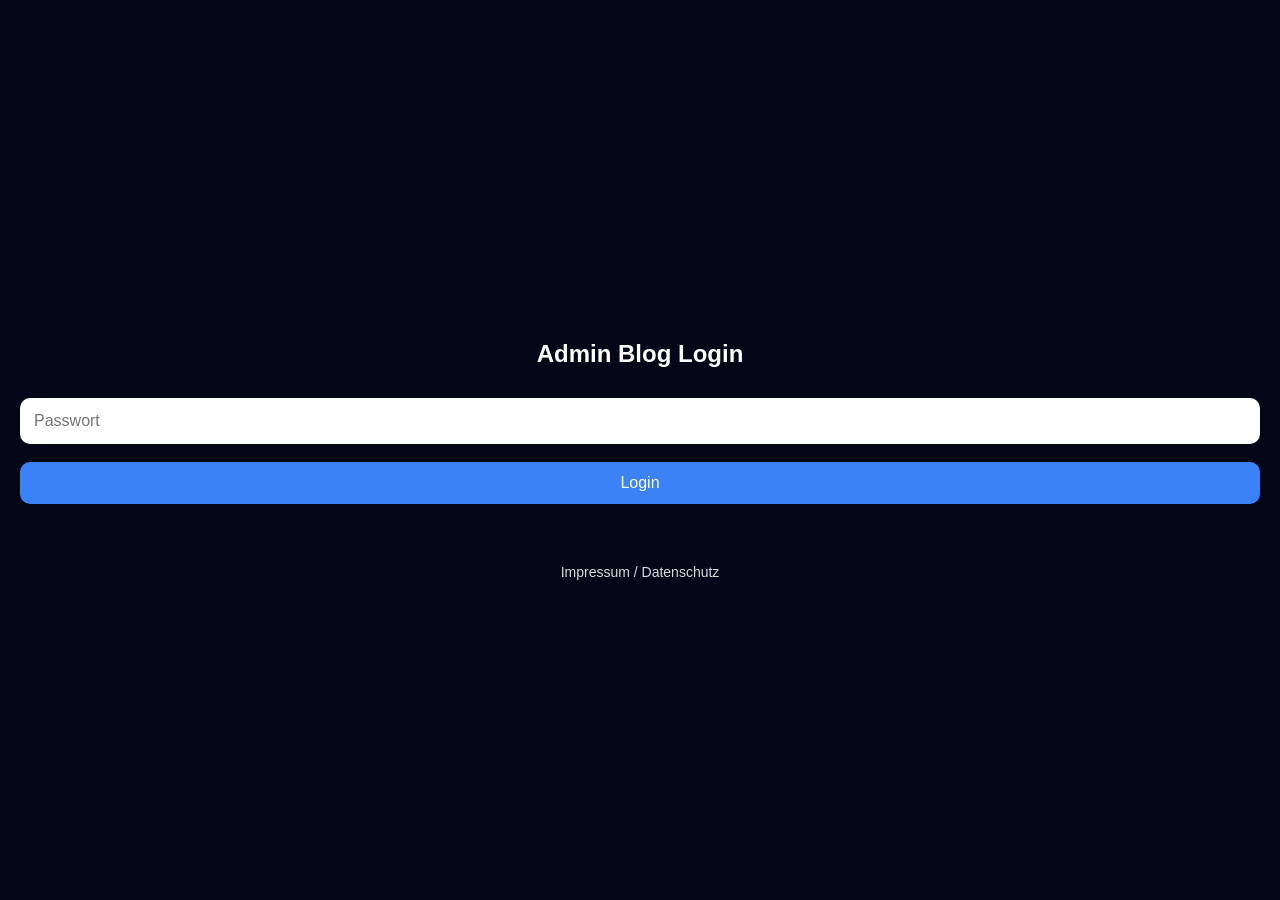
<file: admin/adminblog.html>
<!DOCTYPE html>
<html lang="de">
<head>
<meta charset="UTF-8">
<meta name="viewport" content="width=device-width, initial-scale=1.0">
<title>Admin Blog</title>

<style>
body {
    font-family: Arial, sans-serif;
    background: #0f172a;
    color: white;
    margin: 0;
}

/* LOGIN */
#loginOverlay {
    position: fixed;
    inset: 0;
    background: #020617;
    display: flex;
    align-items: center;
    justify-content: center;
    flex-direction: column;
    padding: 20px;
    z-index: 999;
}

/* CONTAINER */
.container {
    max-width: 950px;
    margin: 20px auto;
    padding: 15px;
}

/* INPUTS */
input,
textarea,
select {
    width: 100%;
    margin: 10px 0;
    padding: 14px;
    border-radius: 10px;
    border: none;
    font-size: 16px;
    box-sizing: border-box;
}

textarea {
    min-height: 120px;
    resize: vertical;
}

/* BUTTONS */
button,
.file-label {
    padding: 12px;
    margin: 8px 0;
    border: none;
    border-radius: 10px;
    background: #3b82f6;
    color: white;
    cursor: pointer;
    width: 100%;
    font-size: 16px;
    box-sizing: border-box;
    text-align: center;
    display: inline-block;
}

button.secondary {
    background: #1e293b;
}

button.danger {
    background: #dc2626;
}

/* CARD */
.card {
    border: 1px solid #334155;
    padding: 15px;
    margin: 15px 0;
    border-radius: 12px;
    background: #020617;
}

/* FILE PICKER */
.file-input {
    display: none;
}

.file-picker-row {
    display: flex;
    flex-direction: column;
    gap: 8px;
    margin: 10px 0;
}

.file-name {
    color: #cbd5e1;
    font-size: 14px;
    word-break: break-word;
}

/* STATUS */
.status-text {
    margin-top: 8px;
    color: #cbd5e1;
    font-size: 14px;
    white-space: pre-line;
}

/* SLIDER */
.slider {
    position: relative;
    width: 100%;
    height: 220px;
    margin-bottom: 10px;
    overflow: hidden;
    border-radius: 10px;
    background: #0b1220;
}

.slider img {
    position: absolute;
    inset: 0;
    width: 100%;
    height: 100%;
    object-fit: cover;
    display: none;
}

.slider img.active {
    display: block;
}

.slider button {
    position: absolute;
    top: 50%;
    transform: translateY(-50%);
    background: rgba(0,0,0,0.6);
    width: auto;
    padding: 8px 12px;
    margin: 0;
}

.slider .prev { left: 5px; }
.slider .next { right: 5px; }

/* EDIT TOGGLE */
.edit-box {
    display: none;
    margin-top: 12px;
    padding-top: 10px;
    border-top: 1px solid #334155;
}

.edit-box.open {
    display: block;
}

.row {
    display: flex;
    gap: 10px;
    flex-wrap: wrap;
}

.row > * {
    flex: 1;
    min-width: 160px;
}

.top-links {
    display: flex;
    gap: 10px;
    flex-wrap: wrap;
    margin-bottom: 10px;
}

.top-links a {
    flex: 1;
    min-width: 160px;
    text-decoration: none;
    text-align: center;
    padding: 12px;
    border-radius: 10px;
    background: #1e293b;
    color: white;
    box-sizing: border-box;
}

/* MOBILE */
@media (max-width: 600px) {
    h1 { font-size: 22px; }
    h2 { font-size: 18px; }

    .slider {
        height: 180px;
    }

    .container {
        padding: 12px;
    }

    .card {
        padding: 14px;
    }
}
</style>
</head>
<body>

<!-- LOGIN -->
<div id="loginOverlay">
    <h2>Admin Blog Login</h2>
    <input type="password" id="passwordInput" placeholder="Passwort">
    <button onclick="login()">Login</button>
    <p id="error" style="color:red;"></p>
    
    <div style="margin-top:20px;text-align:center;font-size:14px;opacity:.85;">
  <a href="/rechtliches.html" style="color:white;text-decoration:none;">
    Impressum / Datenschutz
  </a>
</div>
    
</div>

<!-- ADMIN -->
<div class="container" id="adminPanel" style="display:none;">

    <div class="top-links">
        <a href="/">Zur Website</a>
        <a href="/blog">Zum Blog</a>
        <a href="admin.html">Normale Admin-Seite</a>
    </div>

    <!-- UPLOAD -->
    <div class="card">
        <h1>Blog-Beitrag hochladen</h1>

        <input type="text" id="title" placeholder="Titel">
        <input type="text" id="dateRange" placeholder="Datum / Zeitspanne">
        <textarea id="comment" placeholder="Kommentar"></textarea>

        <div class="file-picker-row">
            <label for="file" class="file-label">Bis zu 10 Bilder auswählen</label>
            <input type="file" id="file" class="file-input" multiple accept="image/*">
            <div class="file-name" id="fileName">Keine Dateien ausgewählt</div>
        </div>

        <button onclick="uploadBlog()">Blog-Beitrag hochladen</button>

        <p id="status" class="status-text"></p>
    </div>

    <hr>

    <!-- VERWALTUNG -->
    <div class="card">
        <h2>Blog-Beiträge verwalten</h2>
        <p class="status-text">Hier werden nur Blog-Beiträge geladen.</p>
    </div>

    <div id="entries"></div>
</div>

<script>
let PASSWORD = "";
const BLOG_TYPE = "blog";

/* HELPERS */
function getImageList(item) {
    if (Array.isArray(item.images)) return item.images;
    if (item.image) return [item.image];
    return [];
}

function escapeHtml(value) {
    return String(value ?? "")
        .replace(/&/g, "&amp;")
        .replace(/</g, "&lt;")
        .replace(/>/g, "&gt;")
        .replace(/"/g, "&quot;")
        .replace(/'/g, "&#039;");
}

function updateFileLabel(inputId, labelId) {
    const input = document.getElementById(inputId);
    const label = document.getElementById(labelId);

    if (!input || !label) return;

    const count = input.files.length;
    if (count === 0) {
        label.textContent = "Keine Dateien ausgewählt";
    } else if (count === 1) {
        label.textContent = input.files[0].name;
    } else {
        label.textContent = count + " Dateien ausgewählt";
    }
}

function updateEntryFileLabel(index) {
    updateFileLabel(`file-${index}`, `fileName-${index}`);
}

function toggleEditBox(index) {
    const box = document.getElementById(`editBox-${index}`);
    if (!box) return;
    box.classList.toggle("open");
}

/* LOGIN */
async function login() {
    const pw = document.getElementById("passwordInput").value;

    try {
        const res = await fetch("/api/login", {
            method: "POST",
            headers: { "Content-Type": "application/json" },
            body: JSON.stringify({ password: pw })
        });

        if (res.status === 200) {
            PASSWORD = pw;
            document.getElementById("loginOverlay").style.display = "none";
            document.getElementById("adminPanel").style.display = "block";
            document.getElementById("error").innerText = "";
            loadBlogEntries();
        } else {
            document.getElementById("error").innerText = "Falsches Passwort";
        }
    } catch (e) {
        alert("Fehler beim Login: " + e);
    }
}

/* IMAGE COMPRESS */
async function compressImage(file) {
    return new Promise(resolve => {
        const img = new Image();
        const reader = new FileReader();

        reader.onload = e => {
            img.src = e.target.result;
        };

        img.onload = () => {
            const canvas = document.createElement("canvas");
            const maxWidth = 1200;
            const scale = Math.min(1, maxWidth / img.width);

            canvas.width = Math.round(img.width * scale);
            canvas.height = Math.round(img.height * scale);

            const ctx = canvas.getContext("2d");
            ctx.drawImage(img, 0, 0, canvas.width, canvas.height);

            const base64 = canvas.toDataURL("image/jpeg", 0.75);
            resolve(base64);
        };

        reader.readAsDataURL(file);
    });
}
async function filesToCompressedBase64(files) {
    let images = [];

    for (let file of files) {
        if (images.length >= 10) break;

        const base64 = await compressImage(file);
images.push(base64);
}
return images;
}

/* UPLOAD */
async function uploadBlog() {
    const files = document.getElementById("file").files;
    const title = document.getElementById("title").value.trim();
    const dateRange = document.getElementById("dateRange").value.trim();
    const comment = document.getElementById("comment").value.trim();
    const status = document.getElementById("status");

    if (!title || !dateRange || !comment) {
        alert("Titel, Datum/Zeitspanne und Kommentar sind erforderlich");
        return;
    }

    status.textContent = "Bilder werden verarbeitet...";

    let images = [];
    if (files.length > 0) {
        images = await filesToCompressedBase64(files);
    }

    try {
        status.textContent = "Upload läuft...";
console.log(images);
        const res = await fetch("/api/upload", {
            method: "POST",
            headers: { "Content-Type": "application/json" },
            body: JSON.stringify({
                images,
                category: BLOG_TYPE,
                title,
                dateRange,
                comment,
                password: PASSWORD
            })
        });

        const data = await res.json();
        alert(data.message || "Fertig");

        if (res.ok) {
            document.getElementById("title").value = "";
            document.getElementById("dateRange").value = "";
            document.getElementById("comment").value = "";
            document.getElementById("file").value = "";
            updateFileLabel("file", "fileName");
            status.textContent = "Upload erfolgreich";
            loadBlogEntries();
        } else {
            status.textContent = "Upload fehlgeschlagen";
        }
    } catch (e) {
        status.textContent = "Upload fehlgeschlagen";
        alert("Fehler beim Upload: " + e);
    }
}

/* SLIDER */
function initSlider(container) {
    let index = 0;
    const slides = container.querySelectorAll("img");

    if (!slides.length) return;

    function show(i) {
        slides.forEach(s => s.classList.remove("active"));
        slides[i].classList.add("active");
    }

    const nextBtn = container.querySelector(".next");
    const prevBtn = container.querySelector(".prev");

    if (slides.length <= 1) {
        if (nextBtn) nextBtn.style.display = "none";
        if (prevBtn) prevBtn.style.display = "none";
        return;
    }

    nextBtn.onclick = () => {
        index = (index + 1) % slides.length;
        show(index);
    };

    prevBtn.onclick = () => {
        index = (index - 1 + slides.length) % slides.length;
        show(index);
    };
}

/* LOAD */
async function loadBlogEntries() {
    try {
        const res = await fetch(`/api/get-content?type=${BLOG_TYPE}&ts=` + Date.now(), {
    cache: "no-store"
});
        const data = await res.json();

        const container = document.getElementById("entries");

        container.innerHTML = data.map(function(item, i) {
           let imageList = getImageList(item);
let entryId = item.id || "";
let encodedExistingImages = encodeURIComponent(JSON.stringify(imageList));
            const safeTitle = escapeHtml(item.title || "");
const safeDateRange = escapeHtml(item.dateRange || item.date || "");
const safeComment = escapeHtml(item.comment || item.description || "");

const sliderHtml = imageList.length
    ? imageList.map((img, j) => `
        <img src="${img}" class="${j === 0 ? "active" : ""}" alt="${safeTitle}">
      `).join("")
    : `<img src="data:image/svg+xml;utf8,
        <svg xmlns='http://www.w3.org/2000/svg' width='1200' height='600'>
          <rect width='100%' height='100%' fill='%230b1220'/>
          <text x='50%' y='50%' dominant-baseline='middle' text-anchor='middle' fill='white' font-size='34'>Kein Bild</text>
        </svg>" class="active" alt="Kein Bild">`;

return `
    <div class="card">
        <div class="slider" id="slider-${i}">
            ${sliderHtml}

                        <button class="prev" type="button">❮</button>
                        <button class="next" type="button">❯</button>
                    </div>

                    <h3 style="margin:0 0 8px 0;">${safeTitle}</h3>
                    <p class="status-text" style="margin:0 0 10px 0;">${safeDateRange}</p>
                    <p class="status-text" style="margin:0 0 10px 0;">${safeComment.replace(/\n/g, "<br>")}</p>

                   <button class="secondary" type="button" onclick="toggleEditBox(${i})">Bearbeiten aufklappen</button>
<button class="danger" type="button" onclick="deleteBlogEntry('${entryId}', ${i})">❌ Löschen</button>
                    <div class="edit-box" id="editBox-${i}">
                        <input value="${safeTitle}" id="title-${i}" placeholder="Titel">
                        <input value="${safeDateRange}" id="dateRange-${i}" placeholder="Datum / Zeitspanne">
                        <textarea id="comment-${i}" placeholder="Kommentar">${safeComment}</textarea>

                       <div class="file-picker-row">
    <label for="file-${i}" class="file-label">Neue Bilder auswählen</label>
    <input type="file" id="file-${i}" class="file-input" multiple accept="image/*">
    <input type="hidden" id="existingImages-${i}" value="${encodedExistingImages}">
    <div class="file-name" id="fileName-${i}">Keine Dateien ausgewählt</div>
</div>

                        <div class="row">
                          <button type="button" onclick="saveBlogEdit('${entryId}', ${i})">💾 Speichern</button>
                            <button class="secondary" type="button" onclick="toggleEditBox(${i})">Schließen</button>
                        </div>
                    </div>
                </div>
            `;
        }).join("");

        setTimeout(() => {
            document.querySelectorAll(".slider").forEach(initSlider);

            data.forEach((_, i) => {
                const input = document.getElementById(`file-${i}`);
                if (input) {
                    input.addEventListener("change", () => updateEntryFileLabel(i));
                }
            });
        }, 50);

    } catch (e) {
        alert("Fehler beim Laden: " + e);
    }
}

/* EDIT */
async function saveBlogEdit(id, index) {
    const title = document.getElementById(`title-${index}`).value.trim();
    const dateRange = document.getElementById(`dateRange-${index}`).value.trim();
    const comment = document.getElementById(`comment-${index}`).value.trim();
    const files = document.getElementById(`file-${index}`).files;

    if (!title || !dateRange || !comment) {
        alert("Titel, Datum/Zeitspanne und Kommentar sind erforderlich");
        return;
    }

    let existingImages = [];
    try {
        const currentRes = await fetch(`/api/get-content?type=${BLOG_TYPE}&ts=` + Date.now(), { cache: "no-store" });
        const currentData = await currentRes.json();

        let currentEntry = null;

        if (id) {
            currentEntry = currentData.find(item => item && item.id === id) || null;
        }

        if (!currentEntry && currentData[index]) {
            currentEntry = currentData[index];
        }

        existingImages = Array.isArray(currentEntry?.images) ? currentEntry.images : [];
    } catch (e) {
        existingImages = [];
    }

    const maxNewImages = Math.max(0, 10 - existingImages.length);

    let images = [];
    if (files.length > 0) {
        images = await filesToCompressedBase64(Array.from(files).slice(0, maxNewImages));
    }

    if (files.length > maxNewImages) {
        alert(`Es können nur noch ${maxNewImages} weitere Bilder ergänzt werden.`);
    }

    try {
        const res = await fetch("/api/edit", {
            method: "POST",
            headers: { "Content-Type": "application/json" },
            body: JSON.stringify({
                type: BLOG_TYPE,
                id,
                index,
                title,
                dateRange,
                comment,
                images,
                existingImages,
                password: PASSWORD
            })
        });

        const data = await res.json();

        if (!res.ok) {
            alert(data.message || "Speichern fehlgeschlagen");
            return;
        }

        alert(data.message || "Gespeichert");
        loadBlogEntries();
    } catch (e) {
        alert("Fehler beim Speichern: " + e);
    }
}
/* DELETE */
async function deleteBlogEntry(id, index) {
    if (!confirm("Diesen Blog-Beitrag löschen?")) return;

    try {
        const res = await fetch("/api/delete", {
            method: "POST",
            headers: { "Content-Type": "application/json" },
            body: JSON.stringify({
                type: BLOG_TYPE,
                id,
                index,
                password: PASSWORD
            })
        });

        const data = await res.json();

        if (!res.ok) {
            alert(data.message || "Löschen fehlgeschlagen");
            return;
        }

        alert(data.message || "Gelöscht");
        loadBlogEntries();
    } catch (e) {
        alert("Fehler beim Löschen: " + e);
    }
}

/* EVENTS */
document.getElementById("file").addEventListener("change", () => {
    updateFileLabel("file", "fileName");
});

document.getElementById("passwordInput").addEventListener("keydown", (e) => {
    if (e.key === "Enter") login();
});
</script>

</body>
</html>
</file>
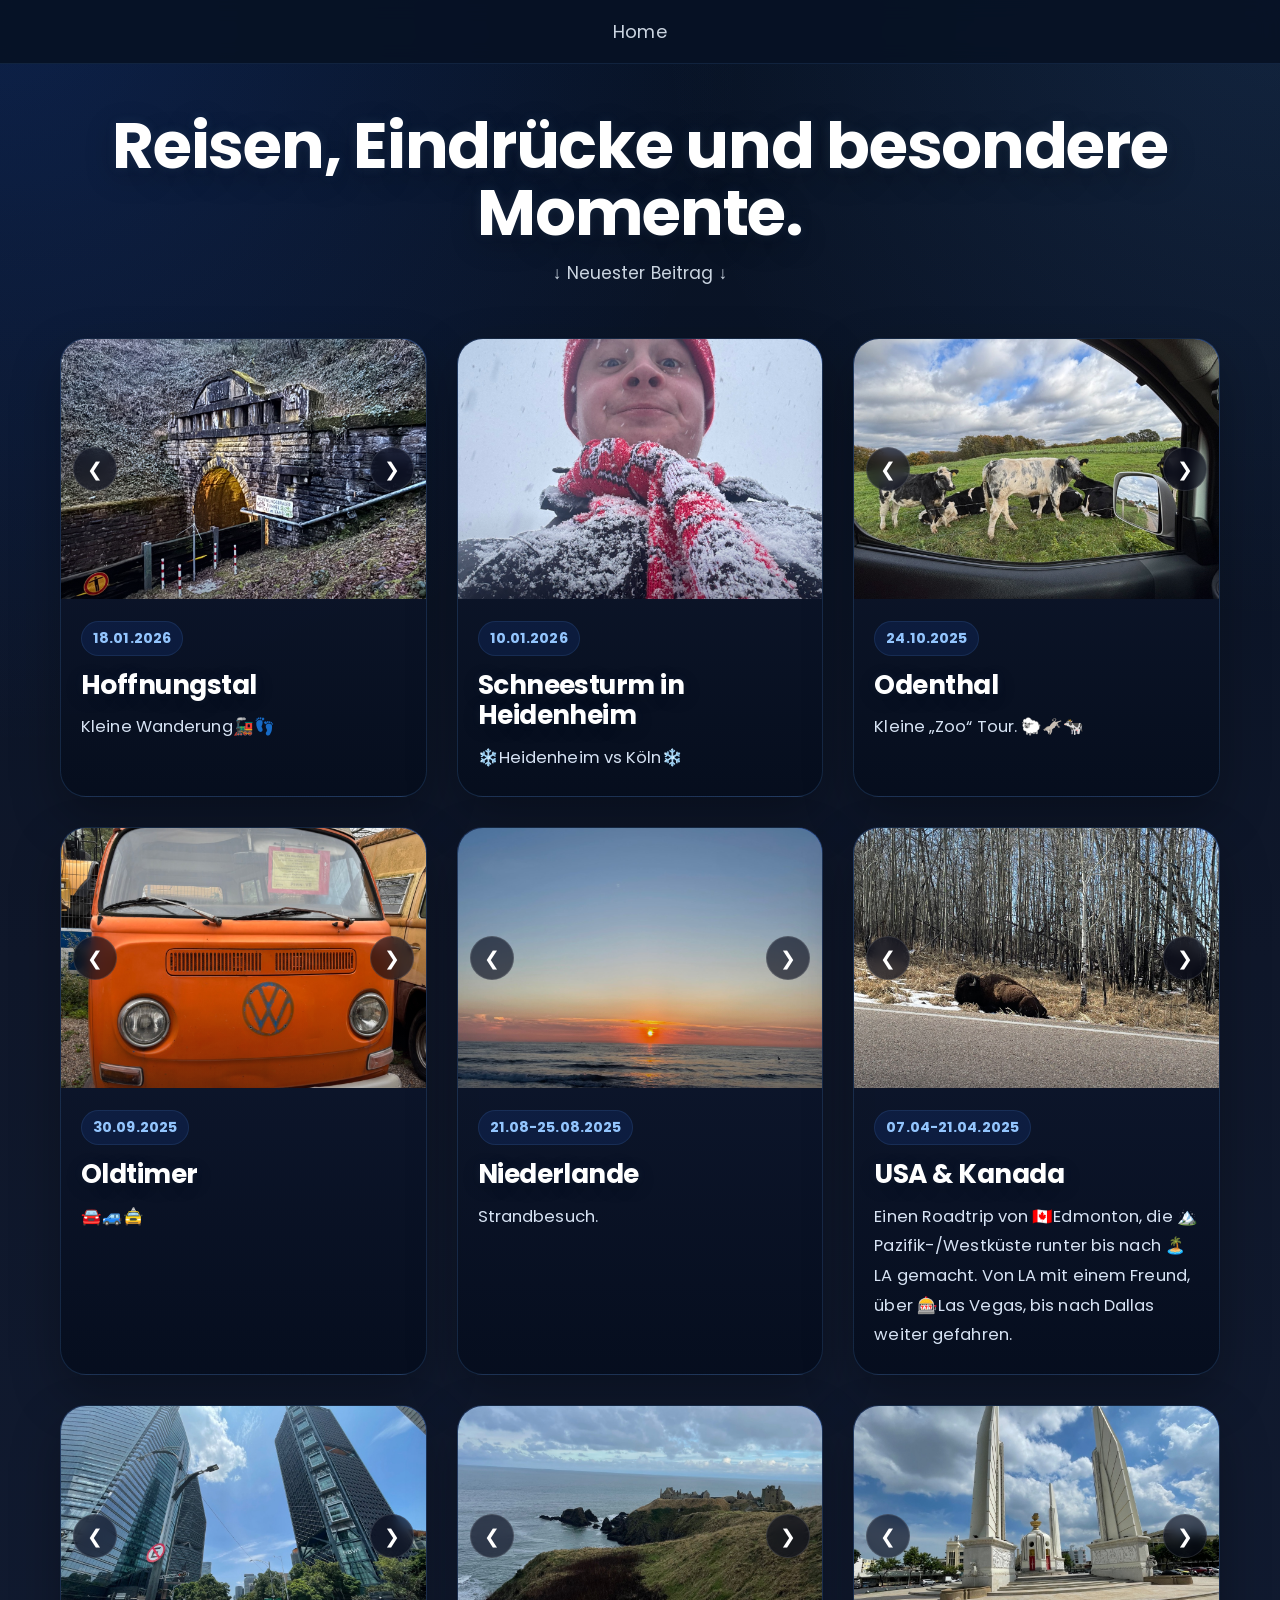
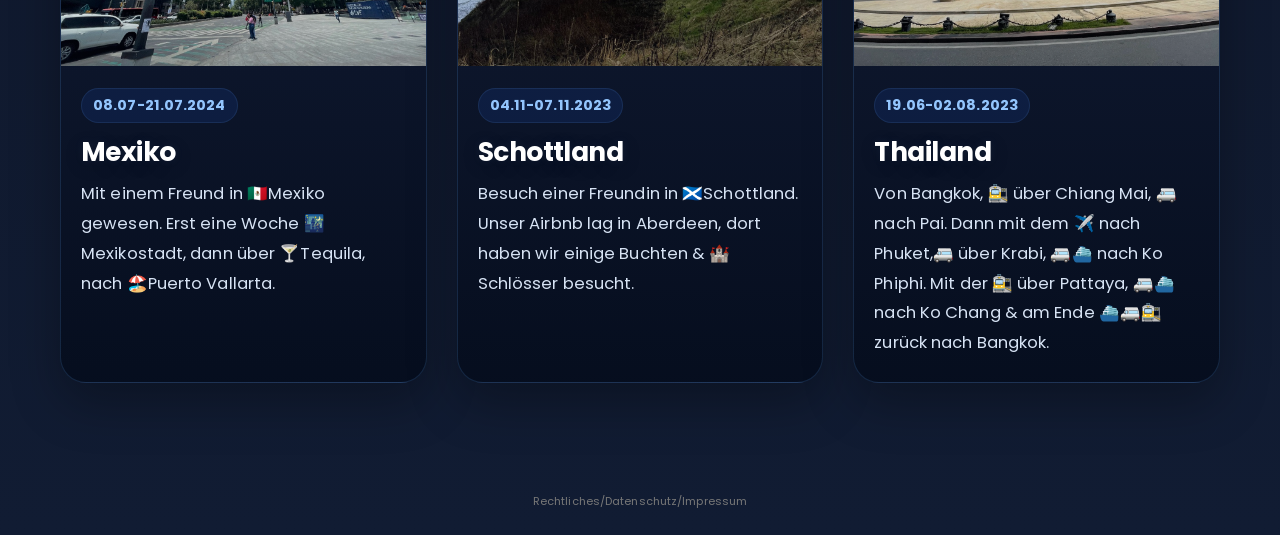
<file: blog/blog.html>
<!DOCTYPE html>
<html lang="de">
<head>
<meta charset="UTF-8">
<meta name="viewport" content="width=device-width, initial-scale=1.0">
<title>Blog | Deine Website</title>

<meta http-equiv="Cache-Control" content="no-cache, no-store, must-revalidate">
<meta http-equiv="Pragma" content="no-cache">
<meta http-equiv="Expires" content="0">

<link rel="stylesheet" href="/blog/blogstyles.css">
</head>

<body>

<header class="navbar">
    <div class="nav-inner">
        <nav class="nav-links">
            <a href="/">Home</a>
        </nav>
    </div>
</header>

<main class="page-wrap">
    <div class="section-head">
        <h1>Reisen, Eindrücke und besondere Momente.</h1>
        <p>↓ Neuester Beitrag ↓</p>
    </div>

    <div class="blog-status" id="blogStatus"></div>

    <section class="blog-grid" id="blogGrid">
        <!-- Blog-Beiträge werden hier geladen -->
    </section>
</main>

<footer>
    <a href="/rechtliches.html">Rechtliches/Datenschutz/Impressum</a>
</footer>

<div class="lightbox" id="lightbox">
    <div class="lightbox-inner">
        <button class="lightbox-close" type="button" onclick="closeLightbox()">✕</button>
        <button class="lightbox-btn prev" type="button" onclick="moveLightbox(-1)">❮</button>
        <button class="lightbox-btn next" type="button" onclick="moveLightbox(1)">❯</button>
        <div class="lightbox-track" id="lightboxTrack"></div>
        <div class="lightbox-counter" id="lightboxCounter"></div>
    </div>
</div>

<script>
function escapeHtml(value) {
    return String(value ?? "")
        .replace(/&/g, "&amp;")
        .replace(/</g, "&lt;")
        .replace(/>/g, "&gt;")
        .replace(/"/g, "&quot;")
        .replace(/'/g, "&#039;");
}

function showStatus(message) {
    const box = document.getElementById("blogStatus");
    box.textContent = message;
    box.classList.add("show");
}

function hideStatus() {
    const box = document.getElementById("blogStatus");
    box.textContent = "";
    box.classList.remove("show");
}

function normalizeImagePath(path) {
    if (!path) return "";
    if (/^https?:\/\//i.test(path)) return path;
    return path.startsWith("/") ? path : "/" + path;
}

function initBlogSlider(container) {
    let index = 0;
    const slides = container.querySelectorAll("img");
    const prevBtn = container.querySelector(".prev");
    const nextBtn = container.querySelector(".next");

    if (!slides.length) return;

    function show(i) {
        slides.forEach(img => img.classList.remove("active"));
        if (slides[i]) slides[i].classList.add("active");
    }

    if (slides.length <= 1) {
        if (prevBtn) prevBtn.style.display = "none";
        if (nextBtn) nextBtn.style.display = "none";
        show(0);
        return;
    }

    show(0);

    prevBtn.onclick = () => {
        index = (index - 1 + slides.length) % slides.length;
        show(index);
    };

    nextBtn.onclick = () => {
        index = (index + 1) % slides.length;
        show(index);
    };
}

let lightboxImages = [];
let lightboxIndex = 0;
let touchStartX = 0;
let touchEndX = 0;

function openLightbox(images, startIndex = 0) {
    if (!Array.isArray(images) || !images.length) return;

    lightboxImages = images;
    lightboxIndex = startIndex;

    const track = document.getElementById("lightboxTrack");
    const counter = document.getElementById("lightboxCounter");
    const lightbox = document.getElementById("lightbox");

const prevBtn = lightbox.querySelector(".lightbox-btn.prev");
const nextBtn = lightbox.querySelector(".lightbox-btn.next");


    track.innerHTML = images.map((img, i) => `
        <img src="${img}" class="${i === startIndex ? "active" : ""}" alt="Großansicht ${i + 1}">
    `).join("");

    counter.textContent = `${startIndex + 1} / ${images.length}`;
    
    if (images.length <= 1) {
    prevBtn.style.display = "none";
    nextBtn.style.display = "none";
} else {
    prevBtn.style.display = "";
    nextBtn.style.display = "";
}
    
    lightbox.classList.add("open");
    document.body.style.overflow = "hidden";

    track.addEventListener("touchstart", handleTouchStart, { passive: true });
    track.addEventListener("touchend", handleTouchEnd, { passive: true });
}

function closeLightbox() {
    const lightbox = document.getElementById("lightbox");
    const track = document.getElementById("lightboxTrack");

    lightbox.classList.remove("open");
    document.body.style.overflow = "";
    track.removeEventListener("touchstart", handleTouchStart);
    track.removeEventListener("touchend", handleTouchEnd);
}

function moveLightbox(direction) {
    if (!lightboxImages.length) return;

    const slides = document.querySelectorAll("#lightboxTrack img");
    if (!slides.length) return;

    slides[lightboxIndex].classList.remove("active");

    lightboxIndex += direction;
    if (lightboxIndex < 0) lightboxIndex = lightboxImages.length - 1;
    if (lightboxIndex >= lightboxImages.length) lightboxIndex = 0;

    slides[lightboxIndex].classList.add("active");
    document.getElementById("lightboxCounter").textContent = `${lightboxIndex + 1} / ${lightboxImages.length}`;
}

function handleTouchStart(e) {
    touchStartX = e.changedTouches[0].screenX;
}

function handleTouchEnd(e) {
    touchEndX = e.changedTouches[0].screenX;
    const diff = touchEndX - touchStartX;

    if (Math.abs(diff) < 40) return;

    if (diff < 0) {
        moveLightbox(1);
    } else {
        moveLightbox(-1);
    }
}

async function loadBlogPosts() {
    const grid = document.getElementById("blogGrid");

    showStatus("Blog-Beiträge werden geladen...");

    try {
       const res = await fetch("/content/blog.json?ts=" + Date.now(), {
    cache: "no-store"
});
            

        if (!res.ok) {
            grid.innerHTML = "";
            showStatus("Blog konnte nicht geladen werden.");
            return;
        }

        const data = await res.json();
        
        function parseGermanDateForSort(value) {
    if (!value) return 0;

    const text = String(value).trim();

    // nimmt bei "21.08-28.08.2025" automatisch den rechten Teil
    const lastPart = text.split("-").pop().trim();

    const match = lastPart.match(/(\d{1,2})\.(\d{1,2})\.(\d{4})/);
    if (!match) return 0;

    const day = Number(match[1]);
    const month = Number(match[2]) - 1;
    const year = Number(match[3]);

    return new Date(year, month, day).getTime();
}

data.sort((a, b) => {
    const dateA = parseGermanDateForSort(a.dateRange || a.date);
    const dateB = parseGermanDateForSort(b.dateRange || b.date);

    return dateB - dateA;
});

        if (!Array.isArray(data) || data.length === 0) {
            grid.innerHTML = "";
            showStatus("Noch keine Blog-Beiträge vorhanden.");
            return;
        }

        hideStatus();

        grid.innerHTML = data.map((item, i) => {
            const title = escapeHtml(item.title || "");
            const dateRange = escapeHtml(item.dateRange || item.date || "");
            const comment = escapeHtml(item.comment || "");
            const images = Array.isArray(item.images)
                ? item.images.map(normalizeImagePath).filter(Boolean)
                : [];
            const encodedImages = encodeURIComponent(JSON.stringify(images));

            return `
                <article class="blog-card">
                    <div class="blog-slider" id="blog-slider-${i}">
                        ${
                            images.length
                                ? images.map((img, j) => `
                                    <img
                                        src="${img}"
                                        class="${j === 0 ? "active" : ""}"
                                        alt="${title}"
                                        data-images="${encodedImages}"
                                        data-index="${j}"
                                        loading="lazy"
                                    >
                                `).join("")
                                : `<img src="data:image/svg+xml;utf8,
                                    <svg xmlns='http://www.w3.org/2000/svg' width='1200' height='600'>
                                      <rect width='100%' height='100%' fill='%230b1220'/>
                                      <text x='50%' y='50%' dominant-baseline='middle' text-anchor='middle' fill='white' font-size='34'>Kein Bild</text>
                                    </svg>" class="active" alt="Kein Bild">`
                        }
                        <button class="prev" type="button">❮</button>
                        <button class="next" type="button">❯</button>
                    </div>

                    <div class="blog-content">
                        <div class="blog-date">${dateRange}</div>
                        <h3 class="blog-title">${title}</h3>
                        <div class="blog-text">${comment}</div>
                    </div>
                </article>
            `;
        }).join("");

        document.querySelectorAll(".blog-slider").forEach(initBlogSlider);

        document.querySelectorAll(".blog-slider img[data-images]").forEach(img => {
            img.addEventListener("click", () => {
                const images = JSON.parse(decodeURIComponent(img.dataset.images));
                const index = Number(img.dataset.index || 0);
                openLightbox(images, index);
            });
        });

    } catch (e) {
        console.error("Blog konnte nicht geladen werden:", e);
        grid.innerHTML = "";
        showStatus("Fehler beim Laden der Blog-Beiträge.");
    }
}

document.addEventListener("keydown", (e) => {
    const lightbox = document.getElementById("lightbox");
    if (!lightbox.classList.contains("open")) return;

    if (e.key === "Escape") closeLightbox();
    if (e.key === "ArrowLeft") moveLightbox(-1);
    if (e.key === "ArrowRight") moveLightbox(1);
});

document.addEventListener("click", (e) => {
    const lightbox = document.getElementById("lightbox");
    if (e.target === lightbox) closeLightbox();
});

loadBlogPosts();
</script>

</body>
</html>
</file>
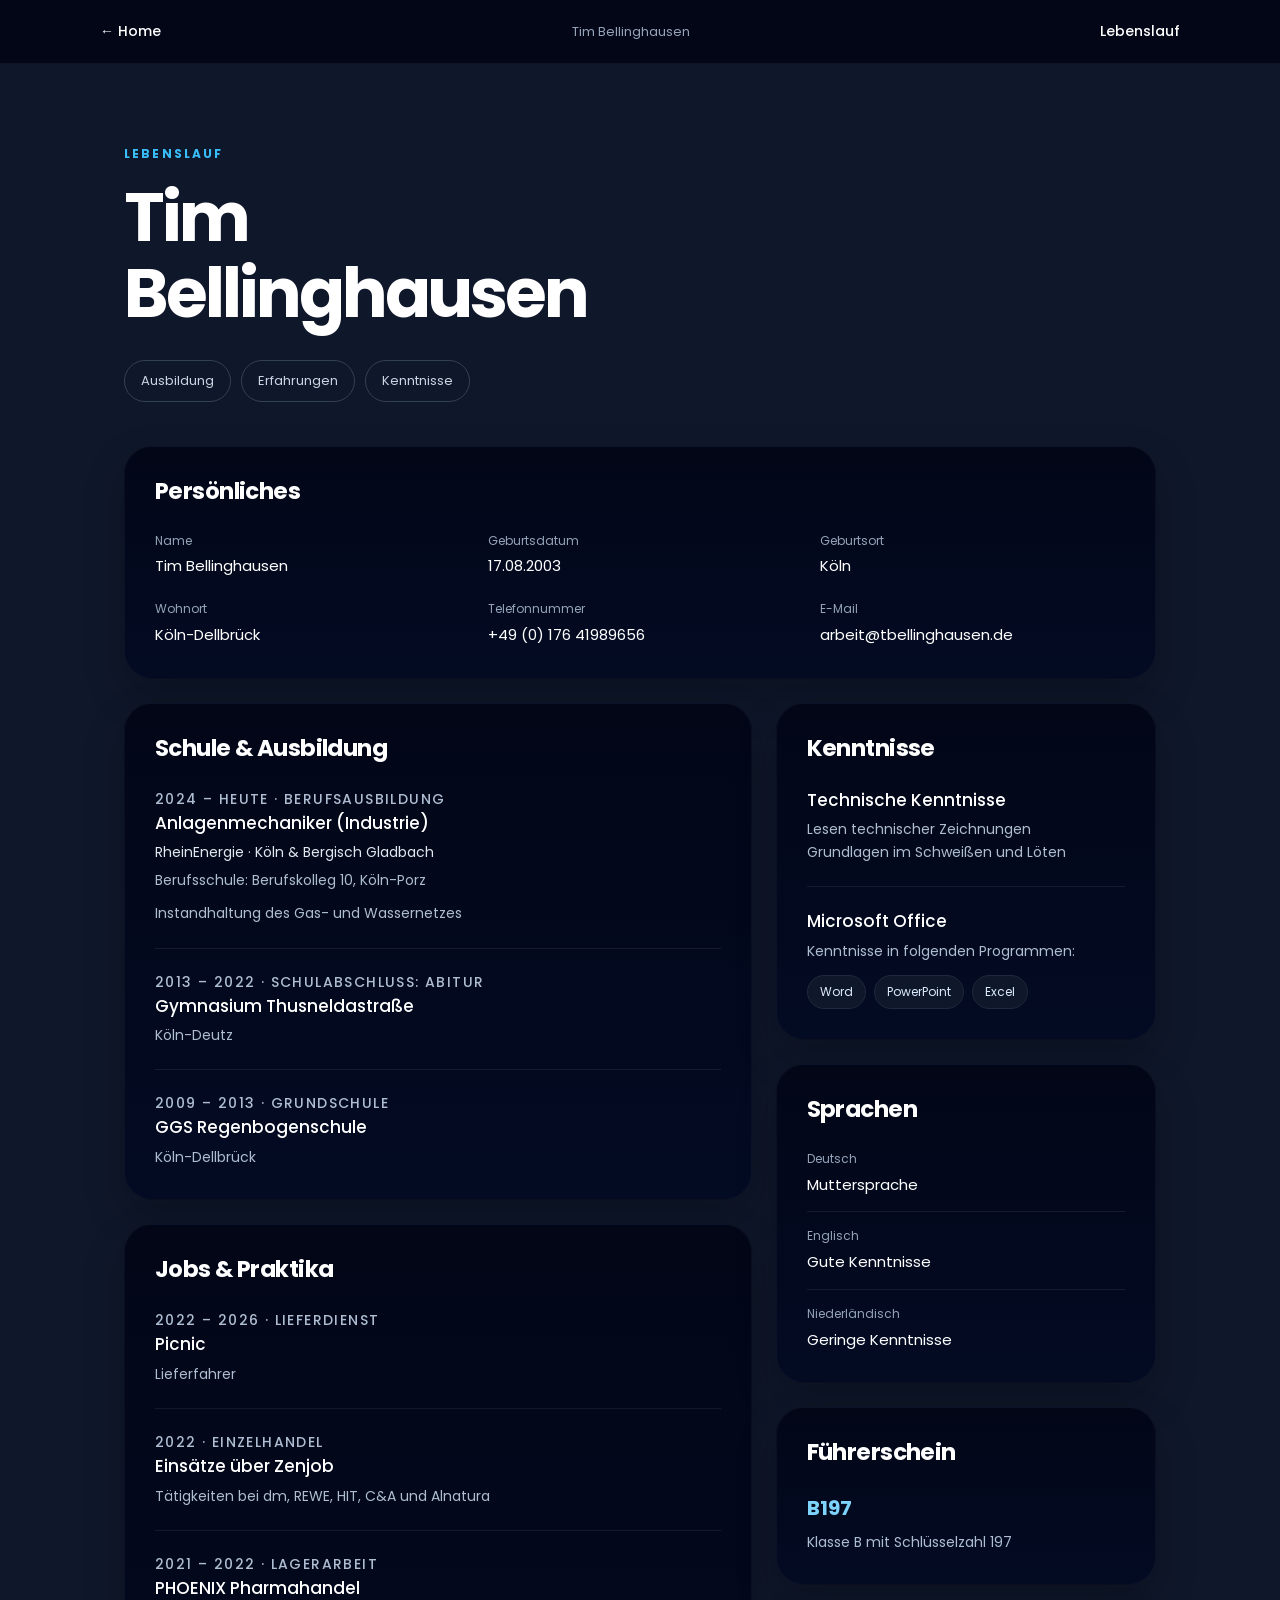
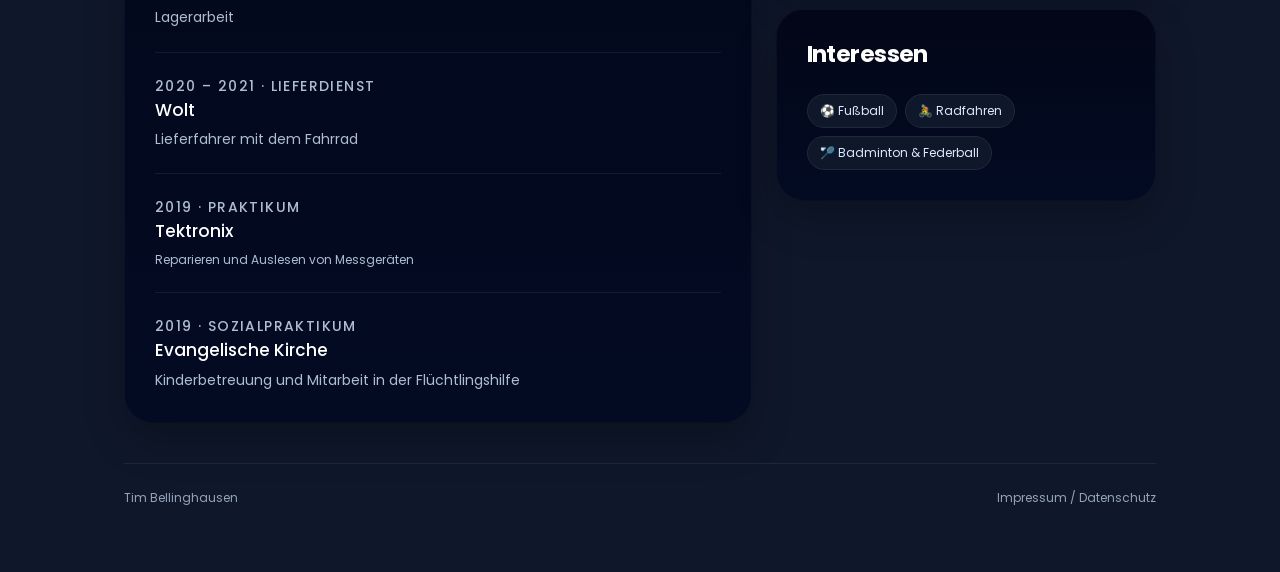
<file: lebenslauf/lebenslauf.html>
<!DOCTYPE html>
<html lang="de">
<head>
<meta charset="UTF-8">
<meta name="viewport" content="width=device-width, initial-scale=1.0">
<meta name="description" content="Lebenslauf von Tim Bellinghausen – Ausbildung, praktische Erfahrungen und Kenntnisse.">
<title>Lebenslauf · Tim Bellinghausen</title>
<link rel="stylesheet" href="/docs/Styles.css">
<style>
@font-face{font-family:Poppins;src:url('/fonts/poppins-v24-latin-regular.woff2') format('woff2');font-weight:400;font-style:normal;font-display:swap}
@font-face{font-family:Poppins;src:url('/fonts/poppins-v24-latin-500.woff2') format('woff2');font-weight:500;font-style:normal;font-display:swap}
@font-face{font-family:Poppins;src:url('/fonts/poppins-v24-latin-700.woff2') format('woff2');font-weight:700;font-style:normal;font-display:swap}
*{box-sizing:border-box}
body{margin:0;background:#0f172a;color:#fff;font-family:Poppins,Arial,sans-serif;line-height:1.65}
html{scroll-behavior:smooth;scroll-padding-top:100px}
a{color:inherit}
.cv-nav{display:flex;align-items:center;justify-content:space-between;gap:16px;padding:20px max(24px,calc((100vw - 1080px)/2));background:#020617;position:sticky;top:0;z-index:1000;border-bottom:1px solid #ffffff0d}
.cv-nav a{margin:0;text-decoration:none;font-size:14px;font-weight:500}
.cv-nav a:hover{color:#38bdf8}
.cv-nav .cv-nav-title{color:#94a3b8;font-size:13px}
.cv-shell{max-width:1080px;margin:0 auto;padding:0 24px 64px}
.cv-hero{padding:80px 0 44px;max-width:780px}
.cv-eyebrow{margin:0 0 16px;color:#38bdf8;font-size:12px;font-weight:700;letter-spacing:.18em;text-transform:uppercase}
.cv-hero h1{font-size:clamp(38px,7vw,68px);line-height:1.12;letter-spacing:-.045em;margin:0 0 22px;overflow-wrap:break-word}
.cv-intro{font-size:clamp(16px,2.4vw,20px);margin:0;color:#cbd5e1;max-width:650px}
.cv-intro strong{color:#fff;font-weight:500}
.cv-jump{display:flex;gap:10px;flex-wrap:wrap;margin-top:28px}
.cv-jump a{padding:9px 16px;border:1px solid #334155;border-radius:999px;font-size:13px;text-decoration:none;color:#cbd5e1;transition:.2s}
.cv-jump a:hover{border-color:#38bdf8;color:#38bdf8;background:#38bdf80a}
.cv-layout{display:grid;grid-template-columns:minmax(0,1.65fr) minmax(0,1fr);gap:24px;align-items:start}
.cv-column{display:grid;gap:24px;min-width:0}
.cv-panel{background:linear-gradient(180deg,#020617 0%,#030b23 100%);padding:30px;border-radius:28px;box-shadow:0 18px 40px #00000038;border:1px solid #ffffff08;min-width:0}
.cv-panel h2{font-size:23px;letter-spacing:-.025em;line-height:1.3;margin:0 0 24px}
.cv-item{padding:0 0 22px;margin-bottom:22px;border-bottom:1px solid #ffffff12}
.cv-item:last-child{padding-bottom:0;margin-bottom:0;border-bottom:0}
.cv-label{margin:0 0 6px;font-size:11px;letter-spacing:.1em;text-transform:uppercase;color:#7dd3fc;font-weight:500}
.cv-item h3{font-size:17px;line-height:1.45;margin:0 0 6px;font-weight:500}
.cv-item p{color:#aebdd1;font-size:14px;margin:0}
.cv-item .cv-place{color:#e2e8f0;margin-bottom:5px}
.cv-personal{margin-bottom:24px}
.cv-personal .cv-facts{display:grid;grid-template-columns:repeat(3,minmax(0,1fr));gap:20px 28px}
.cv-personal .cv-facts>div{padding:0;border:0}
.cv-personal a{text-decoration:none;overflow-wrap:anywhere}
.cv-personal a:hover{color:#38bdf8}
@media(max-width:760px){.cv-personal .cv-facts{grid-template-columns:1fr}.cv-personal{margin-bottom:18px}}
.cv-facts{margin:0}
.cv-facts>div{padding:14px 0;border-bottom:1px solid #ffffff12}
.cv-facts>div:first-child{padding-top:0}
.cv-facts>div:last-child{padding-bottom:0;border:0}
.cv-facts dt{font-size:12px;color:#94a3b8;margin-bottom:4px}
.cv-facts dd{margin:0;font-size:15px}
.cv-tags{display:flex;gap:8px;flex-wrap:wrap;margin:12px 0 0;padding:0;list-style:none}
.cv-tags li{padding:6px 12px;border-radius:999px;background:#0f172a;color:#dbeafe;border:1px solid #1e293b;font-size:12px}
.cv-note{font-size:14px;color:#aebdd1;margin:0}
.cv-footer{display:flex;justify-content:space-between;gap:20px;flex-wrap:wrap;color:#94a3b8;font-size:12px;margin-top:40px;padding-top:24px;border-top:1px solid #ffffff12}
.cv-footer a{text-decoration:none}
.cv-footer a:hover{color:#38bdf8}
:focus-visible{outline:2px solid #38bdf8;outline-offset:5px}
@media(max-width:760px){.cv-layout{grid-template-columns:1fr}.cv-hero{padding:52px 0 32px}.cv-shell{padding:0 18px 40px}.cv-panel{padding:24px;border-radius:24px}.cv-nav{padding:16px 20px}.cv-panel h2{font-size:22px}.cv-layout,.cv-column{gap:18px}}
@media(prefers-reduced-motion:reduce){html{scroll-behavior:auto}*{transition:none!important}}
</style>
</head>
<body>
<nav class="cv-nav" aria-label="Seitennavigation">
<a href="/">← Home</a>
<span class="cv-nav-title">Tim Bellinghausen</span>
<a href="#ausbildung">Lebenslauf</a>
</nav>

<main class="cv-shell">
<header class="cv-hero">
<p class="cv-eyebrow">Lebenslauf</p>
<h1>Tim<br>Bellinghausen</h1>

<div class="cv-jump" aria-label="Abschnitte">
<a href="#ausbildung">Ausbildung</a>
<a href="#erfahrung">Erfahrungen</a>
<a href="#kenntnisse">Kenntnisse</a>
</div>
</header>

<section class="cv-panel cv-personal" aria-labelledby="person-title">
<h2 id="person-title">Persönliches</h2>
<dl class="cv-facts">
<div><dt>Name</dt><dd>Tim Bellinghausen</dd></div>
<div><dt>Geburtsdatum</dt><dd><time datetime="2003-08-17">17.08.2003</time></dd></div>
<div><dt>Geburtsort</dt><dd>Köln</dd></div>
<div><dt>Wohnort</dt><dd>Köln-Dellbrück</dd></div>
<div><dt>Telefonnummer</dt><dd><a href="tel:+4917641989656">+49 (0) 176 41989656</a></dd></div>
<div><dt>E-Mail</dt><dd><a href="mailto:arbeit@tbellinghausen.de">arbeit@tbellinghausen.de</a></dd></div>
</dl>
</section>

<div class="cv-layout">
<div class="cv-column">

<section class="cv-panel" id="ausbildung" aria-labelledby="ausbildung-title">
<h2 id="ausbildung-title">Schule &amp; Ausbildung</h2>

<article class="cv-item">
<p class="cv-label">2024 – heute · Berufsausbildung</p>
<h3>Anlagenmechaniker (Industrie)</h3>
<p class="cv-place">RheinEnergie · Köln &amp; Bergisch Gladbach</p>
<p>Berufsschule: Berufskolleg 10, Köln-Porz</p>
<p style="margin-top:10px;">Instandhaltung des Gas- und Wassernetzes</p>
</article>

<article class="cv-item">
<p class="cv-label">2013 – 2022 · Schulabschluss: Abitur</p>
<h3>Gymnasium Thusneldastraße</h3>
<p>Köln-Deutz</p>
</article>

<article class="cv-item">
<p class="cv-label">2009 – 2013 · Grundschule</p>
<h3>GGS Regenbogenschule</h3>
<p>Köln-Dellbrück</p>
</article>
</section>

<section class="cv-panel" id="erfahrung" aria-labelledby="erfahrung-title">
<h2 id="erfahrung-title">Jobs &amp; Praktika</h2>

<article class="cv-item">
<p class="cv-label">2022 – 2026 · Lieferdienst</p>
<h3>Picnic</h3>
<p>Lieferfahrer</p>
</article>

<article class="cv-item">
<p class="cv-label">2022 · Einzelhandel</p>
<h3>Einsätze über Zenjob</h3>
<p>Tätigkeiten bei dm, REWE, HIT, C&amp;A und Alnatura</p>
</article>

<article class="cv-item">
<p class="cv-label">2021 – 2022 · Lagerarbeit</p>
<h3>PHOENIX Pharmahandel</h3>
<p>Lagerarbeit</p>
</article>

<article class="cv-item">
<p class="cv-label">2020 – 2021 · Lieferdienst</p>
<h3>Wolt</h3>
<p>Lieferfahrer mit dem Fahrrad</p>
</article>

<article class="cv-item">
<p class="cv-label">2019 · Praktikum</p>
<h3>Tektronix</h3>
<p style="font-size:12px;">Reparieren und Auslesen von Messgeräten</p>
</article>

<article class="cv-item">
<p class="cv-label">2019 · Sozialpraktikum</p>
<h3>Evangelische Kirche</h3>
<p>Kinderbetreuung und Mitarbeit in der Flüchtlingshilfe</p>
</article>
</section>
</div>

<aside class="cv-column" aria-label="Kenntnisse und Führerschein">

<section class="cv-panel" id="kenntnisse" aria-labelledby="kenntnisse-title">
<h2 id="kenntnisse-title">Kenntnisse</h2>

<div class="cv-item">
<h3>Technische Kenntnisse</h3>
<p>Lesen technischer Zeichnungen</p>
<p>Grundlagen im Schweißen und Löten</p>
</div>

<div class="cv-item">
<h3>Microsoft Office</h3>
<p>Kenntnisse in folgenden Programmen:</p>
<ul class="cv-tags" aria-label="Office-Programme">
<li>Word</li>
<li>PowerPoint</li>
<li>Excel</li>
</ul>
</div>
</section>

<section class="cv-panel" aria-labelledby="sprachen-title">
<h2 id="sprachen-title">Sprachen</h2>
<dl class="cv-facts">
<div><dt>Deutsch</dt><dd>Muttersprache</dd></div>
<div><dt>Englisch</dt><dd>Gute Kenntnisse</dd></div>
<div><dt>Niederländisch</dt><dd>Geringe Kenntnisse</dd></div>
</dl>
</section>

<section class="cv-panel" aria-labelledby="mobil-title">
<h2 id="mobil-title">Führerschein</h2>
<p style="margin:0 0 6px;font-size:20px;font-weight:700;color:#7dd3fc">B197</p>
<p class="cv-note">Klasse B mit Schlüsselzahl 197</p>
</section>

<section class="cv-panel" aria-labelledby="interessen-title">
<h2 id="interessen-title">Interessen</h2>
<ul class="cv-tags" aria-label="Interessen">
<li>⚽ Fußball</li>
<li>🚴 Radfahren</li>
<li>🏸 Badminton &amp; Federball</li>
</ul>
</section>

</aside>
</div>

<footer class="cv-footer">
<span>Tim Bellinghausen</span>
<a href="/rechtliches.html">Impressum / Datenschutz</a>
</footer>
</main>
</body>
</html>
</file>
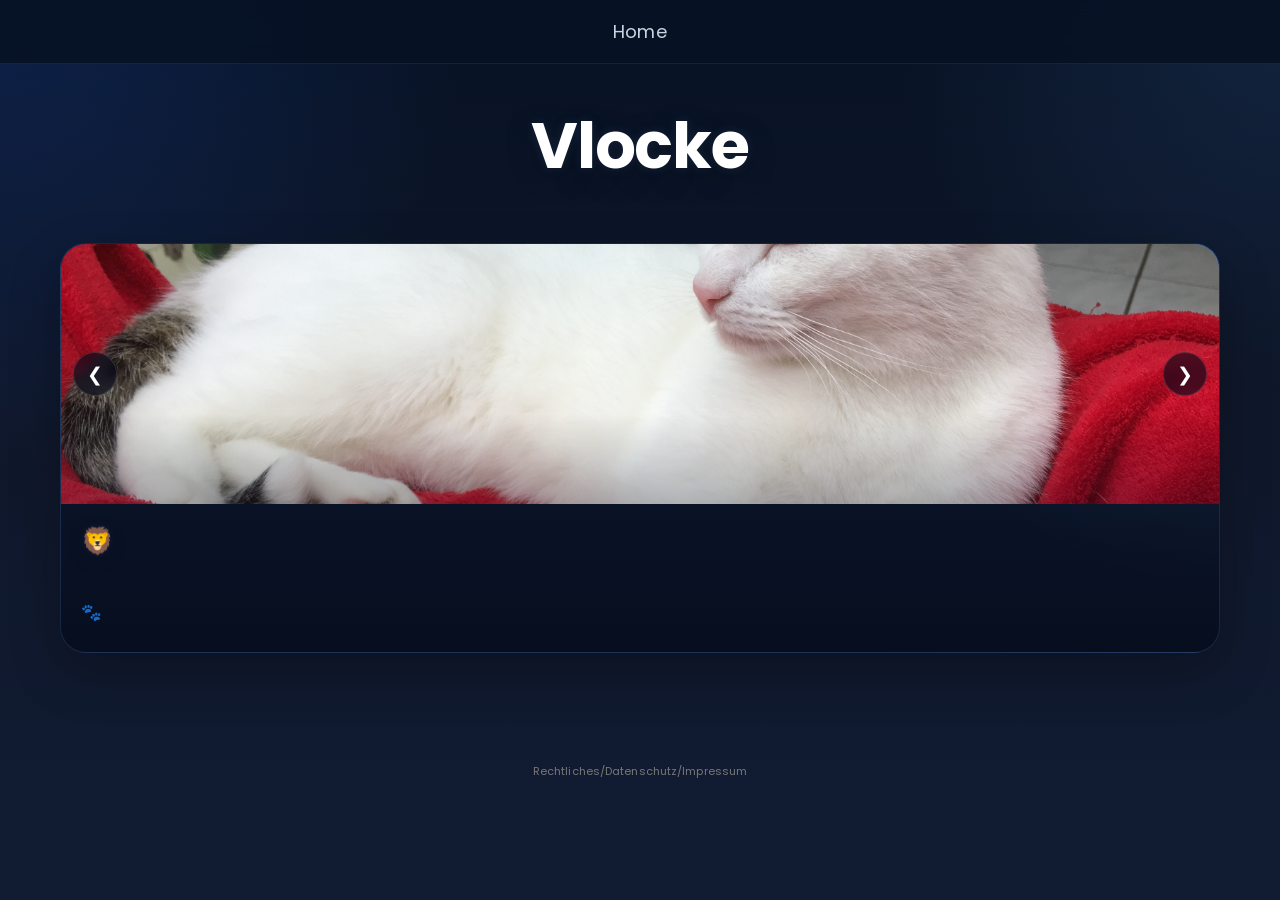
<file: Miau/Miau.html>
<!DOCTYPE html>
<html lang="de">
<head>
<meta charset="UTF-8">
<meta name="viewport" content="width=device-width, initial-scale=1.0">
<title>Miau</title>

<link rel="stylesheet" href="/blog/blogstyles.css">
</head>

<body>

<header class="navbar">
    <div class="nav-inner">
        <nav class="nav-links">
            <a href="/">Home</a>
        </nav>
    </div>
</header>

<main class="page-wrap">

    <div class="section-head">
        <h1>Vlocke</h1>
        
    </div>

    <section class="blog-grid">
        <article class="blog-card">

            <div class="blog-slider" id="miauSlider">

                <img src="Images/IMG_0089.jpeg" class="active" alt="">
                <img src="Images/IMG_2501.jpeg" alt="">
                <img src="Images/PHOTO-2024-10-30-11-32-13.jpeg" alt="">
                <img src="Images/e91747c8-fe65-4764-8176-2627075513de.jpeg" alt="">

                <button class="prev" type="button">❮</button>
                <button class="next" type="button">❯</button>

            </div>

            <div class="blog-content">
                <h3 class="blog-title">🦁</h3>
                <div class="blog-text">
                    🐾
                </div>
            </div>

        </article>
    </section>

</main>

<footer>
    <a href="/rechtliches.html">
        Rechtliches/Datenschutz/Impressum
    </a>
</footer>

<div class="lightbox" id="lightbox">
    <div class="lightbox-inner">

        <button class="lightbox-close" type="button" onclick="closeLightbox()">✕</button>
        <button class="lightbox-btn prev" type="button" onclick="moveLightbox(-1)">❮</button>
        <button class="lightbox-btn next" type="button" onclick="moveLightbox(1)">❯</button>

        <div class="lightbox-track" id="lightboxTrack"></div>
        <div class="lightbox-counter" id="lightboxCounter"></div>

    </div>
</div>

<script>
const images = [
    "Images/IMG_0089.jpeg",
    "Images/IMG_2501.jpeg",
    "Images/PHOTO-2024-10-30-11-32-13.jpeg",
    "Images/e91747c8-fe65-4764-8176-2627075513de.jpeg"
];

let sliderIndex = 0;
let lightboxIndex = 0;
let touchStartX = 0;
let touchEndX = 0;

const slider = document.getElementById("miauSlider");
const slides = slider.querySelectorAll("img");
const prevBtn = slider.querySelector(".prev");
const nextBtn = slider.querySelector(".next");

function showSlide(index){
    slides.forEach(img => img.classList.remove("active"));
    slides[index].classList.add("active");
}

prevBtn.onclick = () => {
    sliderIndex = (sliderIndex - 1 + slides.length) % slides.length;
    showSlide(sliderIndex);
};

nextBtn.onclick = () => {
    sliderIndex = (sliderIndex + 1) % slides.length;
    showSlide(sliderIndex);
};

slides.forEach((img,index)=>{
    img.addEventListener("click",()=>{
        openLightbox(index);
    });
});

function openLightbox(startIndex){
    lightboxIndex = startIndex;

    const track = document.getElementById("lightboxTrack");
    const counter = document.getElementById("lightboxCounter");
    const box = document.getElementById("lightbox");

    track.innerHTML = images.map((img,i)=>`
        <img src="${img}" class="${i===startIndex ? 'active':''}">
    `).join("");

    counter.textContent = (startIndex + 1) + " / " + images.length;

    box.classList.add("open");
    document.body.style.overflow = "hidden";

    track.addEventListener("touchstart",handleTouchStart,{passive:true});
    track.addEventListener("touchend",handleTouchEnd,{passive:true});
}

function closeLightbox(){
    document.getElementById("lightbox").classList.remove("open");
    document.body.style.overflow = "";
}

function moveLightbox(direction){
    const lbSlides = document.querySelectorAll("#lightboxTrack img");

    lbSlides[lightboxIndex].classList.remove("active");

    lightboxIndex += direction;

    if(lightboxIndex < 0) lightboxIndex = images.length - 1;
    if(lightboxIndex >= images.length) lightboxIndex = 0;

    lbSlides[lightboxIndex].classList.add("active");

    document.getElementById("lightboxCounter").textContent =
        (lightboxIndex + 1) + " / " + images.length;
}

function handleTouchStart(e){
    touchStartX = e.changedTouches[0].screenX;
}

function handleTouchEnd(e){
    touchEndX = e.changedTouches[0].screenX;

    const diff = touchEndX - touchStartX;

    if(Math.abs(diff) < 40) return;

    if(diff < 0){
        moveLightbox(1);
    }else{
        moveLightbox(-1);
    }
}

document.addEventListener("keydown",(e)=>{
    const box = document.getElementById("lightbox");

    if(!box.classList.contains("open")) return;

    if(e.key === "Escape") closeLightbox();
    if(e.key === "ArrowLeft") moveLightbox(-1);
    if(e.key === "ArrowRight") moveLightbox(1);
});
</script>

</body>
</html>
</file>
<file: docs/Styles.css>
/*=====================
Schriftart
=====================*/

@font-face {
  font-family: 'Poppins';
  src: url('/fonts/poppins-v24-latin-regular.woff2') format('woff2');
  font-weight: 400;
  font-style: normal;
}

@font-face {
  font-family: 'Poppins';
  src: url('/fonts/poppins-v24-latin-500.woff2') format('woff2');
  font-weight: 500;
  font-style: normal;
}

@font-face {
  font-family: 'Poppins';
  src: url('/fonts/poppins-v24-latin-700.woff2') format('woff2');
  font-weight: 700;
  font-style: normal;
}


/*=====================
zeilenumbrüche Bleiben gespeichert
=====================*/

.garage-entry p,
.card p,
.trikot-type {
    white-space: pre-line;
}

/* =====================
Text Design unter Willkommen
===================== */
.hero-text {
    margin-top: 20px;
    font-size: 18px;
    line-height: 1.6;
    color: rgba(255,255,255,0.7);
    max-width: 500px;
    margin-left: auto;
    margin-right: auto;
}

/* ✨ moderner Effekt */
.hero-text {
    background: linear-gradient(90deg, #ffffff, #a5b4fc);
    -webkit-background-clip: text;
    -webkit-text-fill-color: transparent;
}

/* 👇 leichtes Fade-In */
.hero-text {
    opacity: 0;
    transform: translateY(10px);
    animation: fadeUp 1s ease forwards;
    animation-delay: 0.3s;
}

@keyframes fadeUp {
    to {
        opacity: 1;
        transform: translateY(0);
    }
}/* =====================
   RESET / BASE
===================== */
body{
margin:0;
font-family:'Poppins', sans-serif;
background:#0f172a;
color:white;
}

html{
scroll-behavior:smooth;
}

/* =====================
   NAVBAR
===================== */
nav{
display:flex;
justify-content:space-between;
align-items:center;
padding:20px 40px;
background:#020617;
position:sticky;
top:0;
z-index:1000;
}

nav a{
color:white;
text-decoration:none;
font-weight:500;
margin:0 20px;
transition:0.3s;
}

nav a:hover{
color:#38bdf8;
}

/* =====================
   HERO
===================== */
.hero{
height:90vh;
display:flex;
align-items:center;
justify-content:center;
flex-direction:column;
text-align:center;
}

.hero h1{
font-size:60px;
margin-bottom:10px;
}

.hero p{
font-size:20px;
opacity:0.7;
}

/* =====================
   SECTIONS
===================== */
.section{
padding:100px 20%;
padding-bottom:140px; /* 🔥 Safari Fix */
}

.section h2{
font-size:40px;
margin-bottom:20px;
}

/* =====================
   ⚽ TRIKOT-KARTEN
===================== */
.grid{
display:grid;
grid-template-columns:1fr;
justify-items:center;
gap:24px;
width:100%;
padding:20px 16px;
box-sizing:border-box;
margin:0 auto;
}

.trikot-card{
background:linear-gradient(180deg, #020617 0%, #030b23 100%);
border-radius:28px;
padding:20px 14px 18px;
box-shadow:0 18px 40px rgba(0,0,0,0.28);
transition:0.3s;
text-align:center;
width:100%;
max-width:320px;
margin:0 auto;
box-sizing:border-box;
}

.trikot-card:hover{
transform:translateY(-4px);
}

.trikot-season{
font-size:18px;
font-weight:700;
line-height:1.2;
margin-bottom:6px;
}

.trikot-type{
font-size:13px;
opacity:0.78;
margin-bottom:12px;
min-height:18px;
}

.trikot-image-wrap{
width:100%;
border:none;
background:linear-gradient(180deg, #0f172a 0%, #111c36 100%);
border-radius:34px 34px 20px 20px;
padding:14px 10px 10px;
cursor:pointer;
position:relative;
overflow:hidden;
display:block;
}

.trikot-image-wrap::before{
content:"";
position:absolute;
top:0;
left:50%;
transform:translateX(-50%);
width:34%;
height:14px;
background:#020617;
border-radius:0 0 12px 12px;
z-index:2;
}

.trikot-image-wrap img{
width:100%;
height:320px;
object-fit:cover;
object-position:center 28%;
display:block;
border-radius:18px;
transition:0.3s;
background:#0b1220;
}

.trikot-image-wrap:hover img{
transform:scale(1.02);
}
/* =====================
  Trikots Verstecken
===================== */

.trikot-hidden {
    display: none;
}

.show-more-trikots {
    display: block;
    margin: 28px auto 10px;
    padding: 14px 24px;
    border: none;
    border-radius: 999px;
    background: linear-gradient(135deg, #38bdf8, #2563eb);
    color: white;
    font-size: 15px;
    font-weight: 700;
    cursor: pointer;
    box-shadow: 0 10px 25px rgba(37, 99, 235, 0.35);
}

.show-more-trikots:hover {
    transform: translateY(-2px);
}

/* =====================
   🔍 LIGHTBOX
===================== */
.lightbox{
position:fixed;
inset:0;
background:rgba(2,6,23,0.92);
display:none;
align-items:center;
justify-content:center;
z-index:9999;
padding:20px;
backdrop-filter:blur(8px);
-webkit-backdrop-filter:blur(8px);
}

.lightbox.open{
display:flex;
}

.lightbox-inner{
position:relative;
width:min(1100px, 100%);
height:min(80vh, 820px);
border-radius:24px;
overflow:hidden;
background:
radial-gradient(circle at top right, rgba(96,165,250,0.12), transparent 28%),
linear-gradient(180deg, rgba(16,38,95,0.96), rgba(7,18,36,0.98));
border:1px solid rgba(96,165,250,0.18);
box-shadow:0 25px 80px rgba(0,0,0,0.45);
}

.lightbox-track{
position:relative;
width:100%;
height:100%;
}

.lightbox-track img{
position:absolute;
inset:0;
width:100%;
height:100%;
object-fit:contain;
display:none;
background:#020617;
-webkit-user-drag:none;
}

.lightbox-track img.active{
display:block;
}

.lightbox-btn,
.lightbox-close{
position:absolute;
z-index:3;
border:none;
cursor:pointer;
color:white;
background:rgba(2,6,23,0.65);
backdrop-filter:blur(6px);
-webkit-backdrop-filter:blur(6px);
border:1px solid rgba(255,255,255,0.12);
}

.lightbox-btn{
top:50%;
transform:translateY(-50%);
width:54px;
height:54px;
border-radius:50%;
font-size:24px;
}

.lightbox-btn.prev{ left:16px; }
.lightbox-btn.next{ right:16px; }

.lightbox-close{
top:16px;
right:16px;
width:46px;
height:46px;
border-radius:50%;
font-size:22px;
}

.lightbox-counter{
position:absolute;
left:16px;
bottom:16px;
z-index:3;
padding:8px 12px;
border-radius:999px;
background:rgba(2,6,23,0.6);
border:1px solid rgba(255,255,255,0.10);
color:#dbeafe;
font-size:0.95rem;
}

@media (max-width:700px){
.lightbox-inner{
height:min(72vh, 700px);
border-radius:18px;
}

.lightbox-btn{
width:46px;
height:46px;
font-size:22px;
}
}
/*iwas kp*/

@media (max-width:900px){
.grid{
grid-template-columns:1fr;
padding:16px 8px;
gap:18px;
}

.trikot-card{
max-width:280px;
padding:18px 12px 16px;
}

.trikot-season{
font-size:17px;
}

.trikot-type{
font-size:12px;
margin-bottom:10px;
}

.trikot-image-wrap img{
height:290px;
object-position:center 25%;
}
}
/*=========
   📝 SPIELE
===================== */
.cards{
display:flex;
flex-direction:column;
gap:25px;
padding:20px;
align-items:center;
}

.card{
position:relative;
isolation:isolate;
background:linear-gradient(180deg, #020617 0%, #030b23 100%);
border-radius:28px;
padding:34px;
transition:0.3s;
width:100%;
max-width:560px;
box-shadow:0 18px 40px rgba(0,0,0,0.28);
overflow:hidden;
}

.card:hover{
transform:scale(1.02);
}

.card-slider{
position:relative;
width:100%;
height:260px;
overflow:hidden;
border-radius:22px;
margin-bottom:26px;
background:linear-gradient(180deg, #0f172a 0%, #111c36 100%);
z-index:2;
}

.card-slider img{
position:absolute;
width:100%;
height:100%;
object-fit:cover;
display:none;
border-radius:18px;
}

.card-slider img.active{
display:block;
}

.card h3,
.card p{
position:relative;
z-index:2;
text-align:center;
}

.card h3{
margin:0;
font-size:30px;
font-weight:700;
padding:32px 18px 12px;
}

.card p{
margin:0;
padding:4px 18px 32px;
font-size:22px;
opacity:0.8;
}

.card::after{
content:"";
position:absolute;
left:34px;
right:34px;
top:calc(260px + 60px);
bottom:34px;
background:linear-gradient(180deg, #0f172a 0%, #111c36 100%);
border-radius:22px;
z-index:1;
pointer-events:none;
}

.card-slider button{
position:absolute;
top:50%;
transform:translateY(-50%);
background:rgba(0,0,0,0.6);
color:white;
border:none;
padding:10px 14px;
cursor:pointer;
font-size:24px;
}

.card-slider .prev{left:10px;}
.card-slider .next{right:10px;}/* =====================
   🚗 GARAGE
===================== */
.garage-container{
display:grid;
grid-template-columns:1fr 1fr;
gap:40px;
}

.garage-column{
background:linear-gradient(180deg, #020617 0%, #030b23 100%);
padding:34px;
border-radius:28px;
box-shadow:0 18px 40px rgba(0,0,0,0.28);
}

.garage-entry{
margin-top:20px;
padding:28px;
background:#0f172a;
border-radius:22px;
}

.garage-entry img{
width:100%;
margin-top:10px;
border-radius:8px;
}

/* GARAGE SLIDER */
.slider-garage{
position:relative;
width:100%;
max-width:700px;
height:clamp(250px, 60svh, 420px);
margin:auto;
margin-bottom:40px;
overflow:hidden;
border-radius:10px;
}

.slider-garage .slide{
position:absolute;
width:100%;
height:100%;
object-fit:cover;
display:none;
}

.slider-garage .slide.active{
display:block;
}

/* Buttons */
.prev,.next{
position:absolute;
top:50%;
transform:translateY(-50%);
background:rgba(0,0,0,0.6);
color:white;
border:none;
font-size:22px;
padding:10px;
cursor:pointer;
}

.prev{left:10px;}
.next{right:10px;}

.car-info{
text-align:center;
margin-top:10px;
opacity:0.8;
}
/* =====================
   📱 MOBILE
===================== */
@media (max-width:900px){

.section{
padding:60px 8%;
padding-bottom:120px;
}

.hero h1{
font-size:38px;
}

.hero p{
font-size:16px;
}

nav{
padding:15px 20px;
}

nav a{
margin:0 10px;
font-size:14px;
}

.garage-container{
grid-template-columns:1fr;
gap:25px;
}

/* 🔥 WICHTIG: NICHT überschreiben mit festen px */
.slider-garage{
height:clamp(220px, 55svh, 350px);
}
.card{
max-width:560px;
padding:28px;
border-radius:28px;
}

.card-slider{
height:260px;
border-radius:22px;
}

.garage-column{
padding:28px;
border-radius:28px;
}

.garage-entry{
padding:24px;
border-radius:22px;
}
}
</file>
<file: blog/blogstyles.css>
@font-face {
  font-family: 'Poppins';
  src: url('/fonts/poppins-v24-latin-regular.woff2') format('woff2');
  font-weight: 400;
}

@font-face {
  font-family: 'Poppins';
  src: url('/fonts/poppins-v24-latin-500.woff2') format('woff2');
  font-weight: 500;
}

@font-face {
  font-family: 'Poppins';
  src: url('/fonts/poppins-v24-latin-700.woff2') format('woff2');
  font-weight: 700;
}

*{
    margin:0;
    padding:0;
    box-sizing:border-box;
}

html{
    margin:0;
    padding:0;
    min-height:100%;
    background:#071224;
    overflow-x:hidden;
}

body{
    margin:0;
    padding:0;
    min-height:100vh;
    min-height:100dvh;
    overflow-x:hidden;
    font-family:'Poppins', Arial, sans-serif;
    background:
        radial-gradient(circle at top left, rgba(37,99,235,0.18), transparent 30%),
        radial-gradient(circle at top right, rgba(96,165,250,0.12), transparent 25%),
        linear-gradient(180deg,#071224 0%,#0f172a 45%,#111c33 100%);
    color:white;
    letter-spacing:0.1px;
    position:relative;
}

body::before{
    content:"";
    position:fixed;
    inset:0;
    background:
        radial-gradient(circle at top left, rgba(37,99,235,0.18), transparent 30%),
        radial-gradient(circle at top right, rgba(96,165,250,0.12), transparent 25%),
        linear-gradient(180deg,#071224 0%,#0f172a 45%,#111c33 100%);
    z-index:-1;
}

/* NAVBAR */
.navbar{
    position:sticky;
    top:0;
    width:100%;
    z-index:999;
    background:rgba(7,18,36,0.92);
    backdrop-filter:blur(10px);
    border-bottom:1px solid rgba(96,165,250,0.12);
}

.nav-inner{
    max-width:1200px;
    margin:auto;
    padding:18px 20px;
    display:flex;
    justify-content:center;
}

.nav-links a{
    color:#cbd5e1;
    text-decoration:none;
    font-size:18px;
    transition:0.2s ease;
}

.nav-links a:hover{
    color:#ffffff;
}

/* MAIN */
.page-wrap{
    max-width:1200px;
    margin:auto;
    padding:30px 20px 60px;
}

/* HEADLINE */
.section-head{
    text-align:center;
    margin-bottom:42px;
    padding:18px 10px 8px;
}

.section-head h1{
    font-size:clamp(2.2rem, 7vw, 4rem);
    line-height:1.05;
    margin-bottom:14px;
    color:#ffffff;
    font-weight:800;
    letter-spacing:-0.02em;
    text-shadow:
        0 0 12px rgba(147,197,253,0.10),
        0 8px 30px rgba(0,0,0,0.28);
}

.section-head p{
    color:#cbd5e1;
    font-size:1.08rem;
    line-height:1.6;
    max-width:680px;
    margin:0 auto;
}

/* STATUS */
.blog-status{
    text-align:center;
    color:#cbd5e1;
    margin:0 auto 28px;
    font-size:1rem;
    line-height:1.6;
    max-width:760px;
    padding:14px 18px;
    border-radius:18px;
    background:rgba(15,23,42,0.45);
    border:1px solid rgba(96,165,250,0.10);
    display:none;
}

.blog-status.show{
    display:block;
}

/* BLOG GRID */
.blog-grid{
    display:grid;
    grid-template-columns:repeat(auto-fit,minmax(320px,1fr));
    gap:30px;
}

.blog-card{
    background:
        radial-gradient(circle at top right, rgba(96,165,250,0.10), transparent 28%),
        linear-gradient(180deg, rgba(18,28,52,0.98), rgba(6,14,30,0.98));
    border:1px solid rgba(96,165,250,0.16);
    border-radius:26px;
    overflow:hidden;
    box-shadow:
        0 20px 50px rgba(0,0,0,0.28),
        inset 0 1px 0 rgba(255,255,255,0.03);
    transition:transform 0.25s ease, box-shadow 0.25s ease, border-color 0.25s ease;
    position:relative;
}

.blog-card:hover{
    transform:translateY(-6px);
    border-color:rgba(96,165,250,0.28);
    box-shadow:
        0 28px 65px rgba(0,0,0,0.34),
        0 0 30px rgba(37,99,235,0.08);
}

.blog-slider{
    position:relative;
    width:100%;
    height:260px;
    overflow:hidden;
    background:
        radial-gradient(circle at top right, rgba(96,165,250,0.15), transparent 30%),
        linear-gradient(135deg,#10265f 0%,#1d4ed8 55%,#60a5fa 100%);
}

.blog-slider img{
    position:absolute;
    inset:0;
    width:100%;
    height:100%;
    object-fit:cover;
    display:none;
    cursor:pointer;
    transition:transform 0.25s ease;
    -webkit-user-drag:none;
}

.blog-slider img:hover{
    transform:scale(1.02);
}

.blog-slider img.active{
    display:block;
}

.blog-slider::after{
    content:"";
    position:absolute;
    left:0;
    right:0;
    bottom:0;
    height:90px;
    background:linear-gradient(to top, rgba(2,6,23,0.28), transparent);
    pointer-events:none;
}

.blog-slider button{
    position:absolute;
    top:50%;
    transform:translateY(-50%);
    width:44px;
    height:44px;
    border:none;
    border-radius:50%;
    background:rgba(2,6,23,0.62);
    color:#fff;
    cursor:pointer;
    z-index:2;
    backdrop-filter:blur(6px);
    border:1px solid rgba(255,255,255,0.12);
    transition:0.2s ease;
    padding:0;
    font-size:19px;
}

.blog-slider button:hover{
    background:rgba(30,58,138,0.82);
    transform:translateY(-50%) scale(1.06);
}

.blog-slider .prev{ left:12px; }
.blog-slider .next{ right:12px; }

.blog-content{
    padding:22px 20px 24px;
}

.blog-date{
    display:inline-block;
    margin-bottom:14px;
    padding:6px 11px;
    border-radius:999px;
    background:rgba(37,99,235,0.12);
    border:1px solid rgba(96,165,250,0.12);
    color:#93c5fd;
    font-size:0.9rem;
    font-weight:600;
}

.blog-title{
    color:#fff;
    font-size:1.65rem;
    line-height:1.15;
    margin-bottom:12px;
    font-weight:800;
    letter-spacing:-0.02em;
    text-shadow:
        0 0 10px rgba(147,197,253,0.08),
        0 4px 18px rgba(0,0,0,0.22);
}

.blog-text{
    color:#d7e3f4;
    line-height:1.8;
    font-size:1.03rem;
    white-space:pre-line;
    word-break:break-word;
}

/* LIGHTBOX */
.lightbox{
    position:fixed;
    inset:0;
    background:rgba(2,6,23,0.92);
    display:none;
    align-items:center;
    justify-content:center;
    z-index:9999;
    padding:20px;
    backdrop-filter:blur(8px);
}

.lightbox.open{
    display:flex;
}

.lightbox-inner{
    position:relative;
    width:min(1100px, 100%);
    height:min(80vh, 820px);
    border-radius:24px;
    overflow:hidden;
    background:
        radial-gradient(circle at top right, rgba(96,165,250,0.12), transparent 28%),
        linear-gradient(180deg, rgba(16,38,95,0.96), rgba(7,18,36,0.98));
    border:1px solid rgba(96,165,250,0.18);
    box-shadow:0 25px 80px rgba(0,0,0,0.45);
}

.lightbox-track{
    position:relative;
    width:100%;
    height:100%;
}

.lightbox-track img{
    position:absolute;
    inset:0;
    width:100%;
    height:100%;
    object-fit:contain;
    display:none;
    background:#020617;
    -webkit-user-drag:none;
}

.lightbox-track img.active{
    display:block;
}

.lightbox-btn,
.lightbox-close{
    position:absolute;
    z-index:3;
    border:none;
    cursor:pointer;
    color:white;
    background:rgba(2,6,23,0.65);
    backdrop-filter:blur(6px);
    border:1px solid rgba(255,255,255,0.12);
}

.lightbox-btn{
    top:50%;
    transform:translateY(-50%);
    width:54px;
    height:54px;
    border-radius:50%;
    font-size:24px;
}

.lightbox-btn.prev{ left:16px; }
.lightbox-btn.next{ right:16px; }

.lightbox-close{
    top:16px;
    right:16px;
    width:46px;
    height:46px;
    border-radius:50%;
    font-size:22px;
}

.lightbox-counter{
    position:absolute;
    left:16px;
    bottom:16px;
    z-index:3;
    padding:8px 12px;
    border-radius:999px;
    background:rgba(2,6,23,0.6);
    border:1px solid rgba(255,255,255,0.10);
    color:#dbeafe;
    font-size:0.95rem;
}

/* FOOTER */
footer{
    font-size:11px;
    text-align:center;
    margin-top:50px;
    padding-bottom:25px;
    color:#777;
}

footer a{
    color:#777;
    text-decoration:none;
}

/* MOBILE */
@media (max-width:700px){
    .nav-links a{
        font-size:17px;
    }

    .page-wrap{
        padding:24px 14px 50px;
    }

    .blog-grid{
        grid-template-columns:1fr;
        gap:22px;
    }

    .blog-slider{
        height:240px;
    }

    .blog-title{
        font-size:1.45rem;
    }

    .lightbox-inner{
        height:min(72vh, 700px);
        border-radius:18px;
    }

    .lightbox-btn{
        width:46px;
        height:46px;
        font-size:22px;
    }
}
</file>
